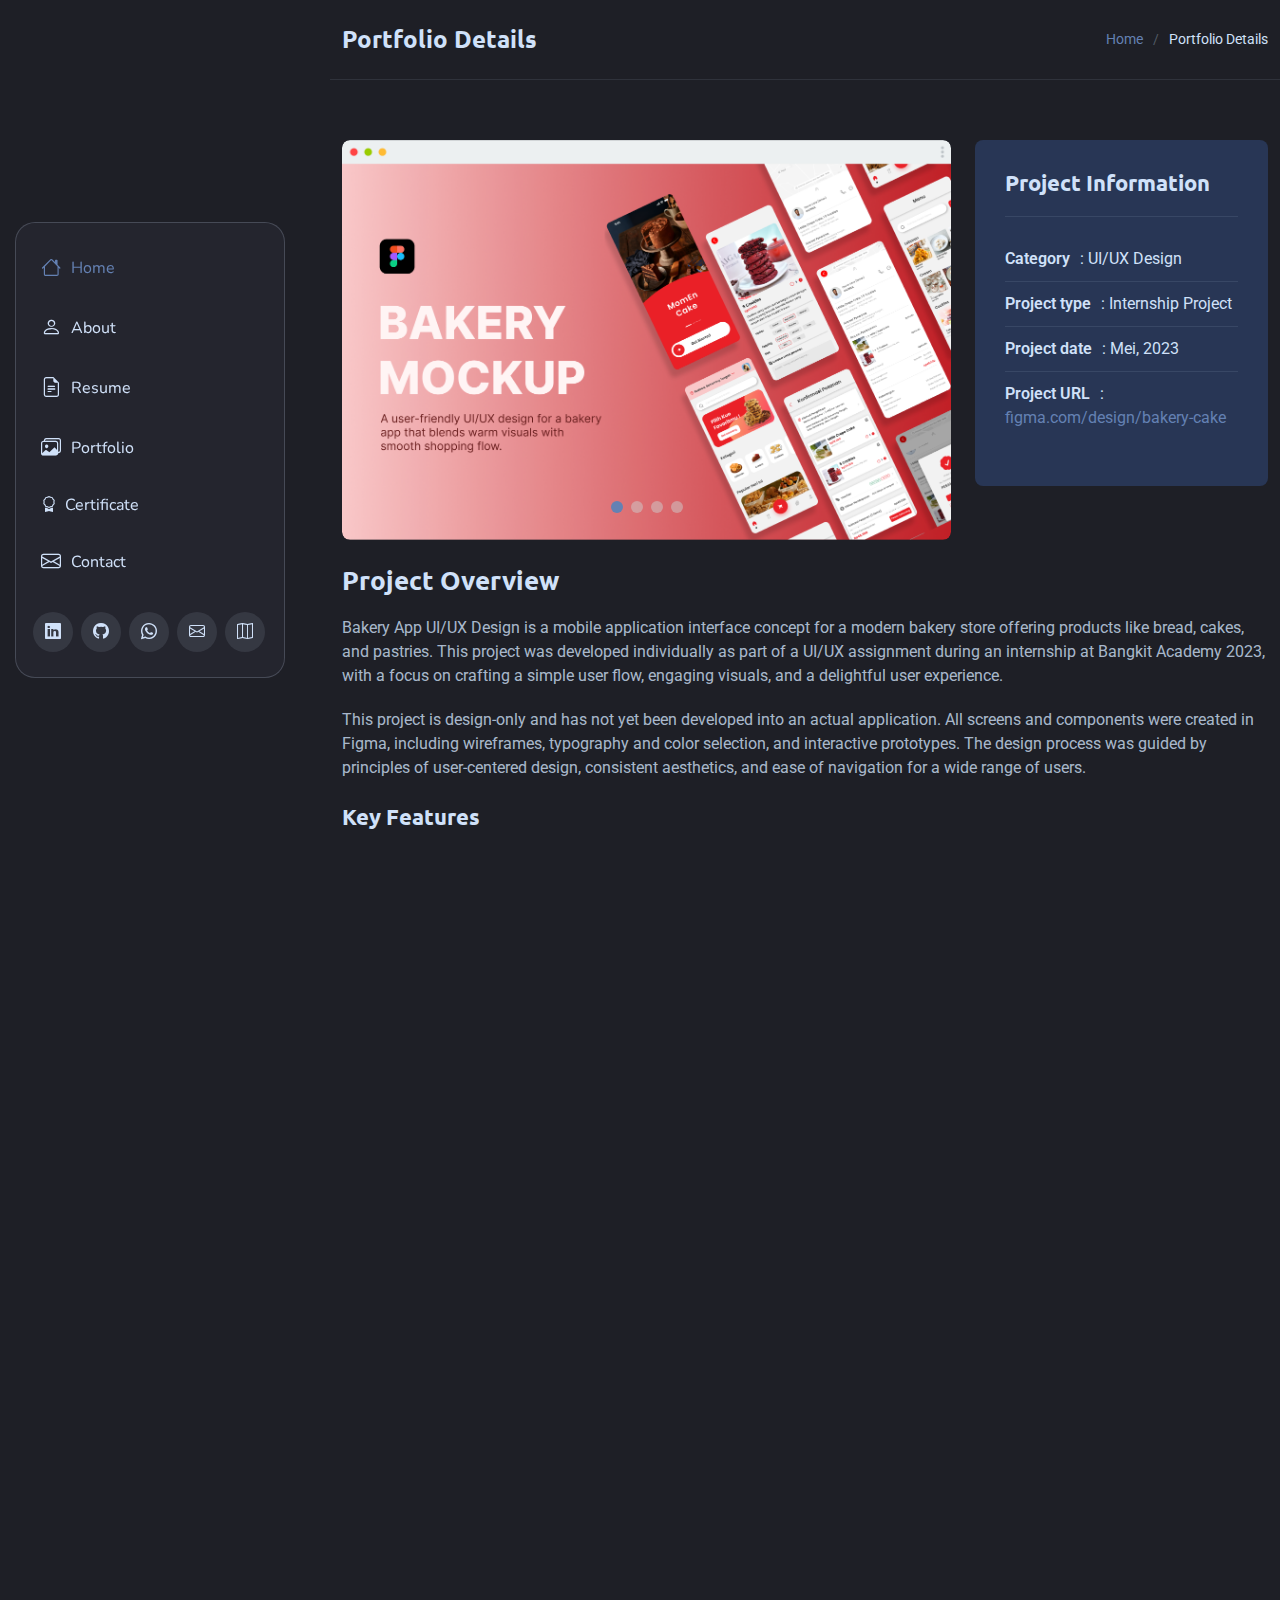
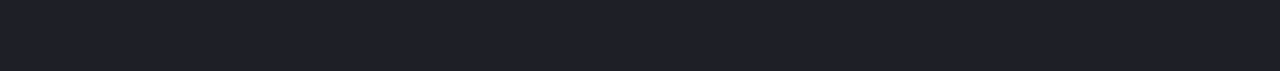
<file: portfolio-details-design1.html>
<!DOCTYPE html>
<html lang="en">

<head>
  <meta charset="utf-8">
  <meta content="width=device-width, initial-scale=1.0" name="viewport">
  <title>Portfolio Details - Design</title>
  <meta name="description" content="">
  <meta name="keywords" content="">

  <!-- Favicons -->
  <link href="assets/img/icon.png" rel="icon">

  <!-- Fonts -->
  <link href="https://fonts.googleapis.com" rel="preconnect">
  <link href="https://fonts.gstatic.com" rel="preconnect" crossorigin>
  <link href="https://fonts.googleapis.com/css2?family=Roboto:ital,wght@0,100;0,300;0,400;0,500;0,700;0,900;1,100;1,300;1,400;1,500;1,700;1,900&family=Ubuntu:ital,wght@0,300;0,400;0,500;0,700;1,300;1,400;1,500;1,700&family=Nunito:ital,wght@0,200;0,300;0,400;0,500;0,600;0,700;0,800;0,900;1,200;1,300;1,400;1,500;1,600;1,700;1,800;1,900&display=swap" rel="stylesheet">

  <!-- Vendor CSS Files -->
  <link href="assets/vendor/bootstrap/css/bootstrap.min.css" rel="stylesheet">
  <link href="assets/vendor/bootstrap-icons/bootstrap-icons.css" rel="stylesheet">
  <link href="assets/vendor/aos/aos.css" rel="stylesheet">
  <link href="assets/vendor/glightbox/css/glightbox.min.css" rel="stylesheet">
  <link href="assets/vendor/swiper/swiper-bundle.min.css" rel="stylesheet">

  <!-- Main CSS File -->
  <link href="assets/css/main.css" rel="stylesheet">
</head>

<body class="portfolio-details-page">

  <header id="header" class="header dark-background d-flex flex-column justify-content-center">
    <i class="header-toggle d-xl-none bi bi-list"></i>

    <div class="header-container d-flex flex-column align-items-start">
      <nav id="navmenu" class="navmenu">
        <ul>
          <li><a href="index.html#home" class="active"><i class="bi bi-house navicon"></i>Home</a></li>
          <li><a href="index.html#about"><i class="bi bi-person navicon"></i> About</a></li>
          <li><a href="index.html#resume"><i class="bi bi-file-earmark-text navicon"></i> Resume</a></li>
          <li><a href="index.html#portfolio"><i class="bi bi-images navicon"></i> Portfolio</a></li>
          <li><a href="index.html#certificate"><i class="bi bi-award me-2"></i> Certificate</a></li>
          <li><a href="index.html#contact"><i class="bi bi-envelope navicon"></i> Contact</a></li>
        </ul>
      </nav>

      <div class="social-links text-center">
        <a href="https://www.linkedin.com/in/tsaniyazhahiran" target="_blank" rel="noopener noreferrer" class="linkedin"><i class="bi bi-linkedin"></i></a>
        <a href="https://github.com/nnyyrraa" target="_blank" rel="noopener noreferrer" class="github"><i class="bi bi-github"></i></a>
        <a href="https://wa.me/628557673391" target="_blank" rel="noopener noreferrer" class="whatsapp"><i class="bi bi-whatsapp"></i></a>
        <a href="mailto:tsaniyazhahiran89@gmail.com" target="_blank" rel="noopener noreferrer" class="email"><i class="bi bi-envelope"></i></a>
        <a href="https://maps.app.goo.gl/7yL2ZGMU4eMcjypRA" target="_blank" rel="noopener noreferrer" class="google-maps"><i class="bi bi-map"></i></a>
      </div>
    </div>
  </header>

  <main class="main">

    <!-- Page Title -->
    <div class="page-title dark-background">
      <div class="container d-lg-flex justify-content-between align-items-center">
        <h1 class="mb-2 mb-lg-0">Portfolio Details</h1>
        <nav class="breadcrumbs">
          <ol>
            <li><a href="index.html">Home</a></li>
            <li class="current">Portfolio Details</li>
          </ol>
        </nav>
      </div>
    </div><!-- End Page Title -->

    <!-- Portfolio Details Section -->
    <section id="portfolio-details" class="portfolio-details section">

      <div class="container" data-aos="fade-up" data-aos-delay="100">

        <div class="row gy-4">

          <div class="col-lg-8">
            <div class="portfolio-details-slider swiper init-swiper">

              <script type="application/json" class="swiper-config">
                {
                  "loop": true,
                  "speed": 600,
                  "autoplay": {
                    "delay": 5000
                  },
                  "slidesPerView": "auto",
                  "pagination": {
                    "el": ".swiper-pagination",
                    "type": "bullets",
                    "clickable": true
                  }
                }
              </script>

              <div class="swiper-wrapper align-items-center">

                <div class="swiper-slide">
                  <img src="assets/img/portfolio/project-06.png" alt="Portfolio Image" class="img-fluid" loading="lazy">
                </div>

                <div class="swiper-slide">
                  <img src="assets/img/portfolio/portofolio-design-bakery1.png" alt="Portfolio Image" class="img-fluid" loading="lazy">
                </div>

                <div class="swiper-slide">
                  <img src="assets/img/portfolio/portofolio-design-bakery2.png" alt="Portfolio Image" class="img-fluid" loading="lazy">
                </div>

                <div class="swiper-slide">
                  <img src="assets/img/portfolio/portofolio-design-bakery3.png" alt="Portfolio Image" class="img-fluid" loading="lazy">
                </div>

              </div>
              <div class="swiper-pagination"></div>
            </div>
          </div>

          <div class="col-lg-4">
            <div class="portfolio-info" data-aos="fade-left" data-aos-delay="200">
              <h3>Project Information</h3>
              <ul>
                <li><strong>Category</strong>: UI/UX Design</li>
                <li><strong>Project type</strong>: Internship Project</li>
                <li><strong>Project date</strong>: Mei, 2023</li>
                <li><strong>Project URL</strong>: <a href="https://www.figma.com/design/HjBdh3j2WwDwbFf7R0Fkk1/MomEn-Cake?node-id=206-173&t=NWWNbfY0ZZs0Cw08-1" target="_blank">figma.com/design/bakery-cake</a></li>
              </ul>
            </div>
          </div>

          <div class="col-lg-12">
            <div class="portfolio-description" data-aos="fade-up" data-aos-delay="300">
              <h2>Project Overview</h2>
              <p>
                Bakery App UI/UX Design is a mobile application interface concept for a modern bakery store offering products like bread, cakes, and pastries. This project was developed individually as part of a UI/UX assignment during an internship at Bangkit Academy 2023, with a focus on crafting a simple user flow, engaging visuals, and a delightful user experience.
              </p>
              <p>
                This project is design-only and has not yet been developed into an actual application. All screens and components were created in Figma, including wireframes, typography and color selection, and interactive prototypes. The design process was guided by principles of user-centered design, consistent aesthetics, and ease of navigation for a wide range of users.
              </p>

              <div class="features mt-4">
                <h3>Key Features</h3>
                <div class="row gy-3">
                  <div class="col-md-6">
                    <div class="feature-item" data-aos="fade-up" data-aos-delay="400">
                      <i class="bi bi-check-circle-fill"></i>
                      <h4>Visually Appealing Product Homepage</h4>
                      <p>The homepage displays a list of bakery products with high-quality images, prices, and categories, enabling users to browse and choose items easily</p>
                    </div>
                  </div>

                  <div class="col-md-6">
                    <div class="feature-item" data-aos="fade-up" data-aos-delay="500">
                      <i class="bi bi-shield-check"></i>
                      <h4>Detailed Product Page</h4>
                      <p>Each product has its own page featuring descriptions, ingredients, sizes, and a clear “Add to Cart” button for intuitive interaction</p>
                    </div>
                  </div>

                  <div class="col-md-6">
                    <div class="feature-item" data-aos="fade-up" data-aos-delay="600">
                      <i class="bi bi-graph-up"></i>
                      <h4>Search and Filter Functionality</h4>
                      <p>Users can search for products by name or category and filter them by price or popularity to find what they need quickly</p>
                    </div>
                  </div>

                  <div class="col-md-6">
                    <div class="feature-item" data-aos="fade-up" data-aos-delay="700">
                      <i class="bi bi-gear"></i>
                      <h4>Streamlined Checkout Design</h4>
                      <p>The checkout process is kept simple and straightforward to ensure a smooth and efficient shopping experience from cart to confirmation</p>
                    </div>
                  </div>

                  <div class="col-md-6">
                    <div class="feature-item" data-aos="fade-up" data-aos-delay="700">
                      <i class="bi bi-gear"></i>
                      <h4>Individually Designed UI</h4>
                      <p>The entire design was completed independently using Figma, covering all stages from early wireframing to high-fidelity interactive prototypes, as part of an individual project assignment at Bangkit Academy</p>
                    </div>
                  </div>
                </div>
              </div>
            </div>
          </div>

        </div>

      </div>

    </section><!-- /Portfolio Details Section -->

  </main>

  <!-- Scroll Top -->
  <a href="#" id="scroll-top" class="scroll-top d-flex align-items-center justify-content-center"><i class="bi bi-arrow-up-short"></i></a>

  <!-- Preloader -->
  <div id="preloader"></div>

  <!-- Vendor JS Files -->
  <script src="assets/vendor/bootstrap/js/bootstrap.bundle.min.js"></script>
  <script src="assets/vendor/aos/aos.js"></script>
  <script src="assets/vendor/typed.js/typed.umd.js"></script>
  <script src="assets/vendor/purecounter/purecounter_vanilla.js"></script>
  <script src="assets/vendor/waypoints/noframework.waypoints.js"></script>
  <script src="assets/vendor/isotope-layout/isotope.pkgd.min.js"></script>
  <script src="assets/vendor/imagesloaded/imagesloaded.pkgd.min.js"></script>
  <script src="assets/vendor/glightbox/js/glightbox.min.js"></script>
  <script src="assets/vendor/swiper/swiper-bundle.min.js"></script>

  <!-- Main JS File -->
  <script src="assets/js/main.js"></script>
</body>
</html>
</file>
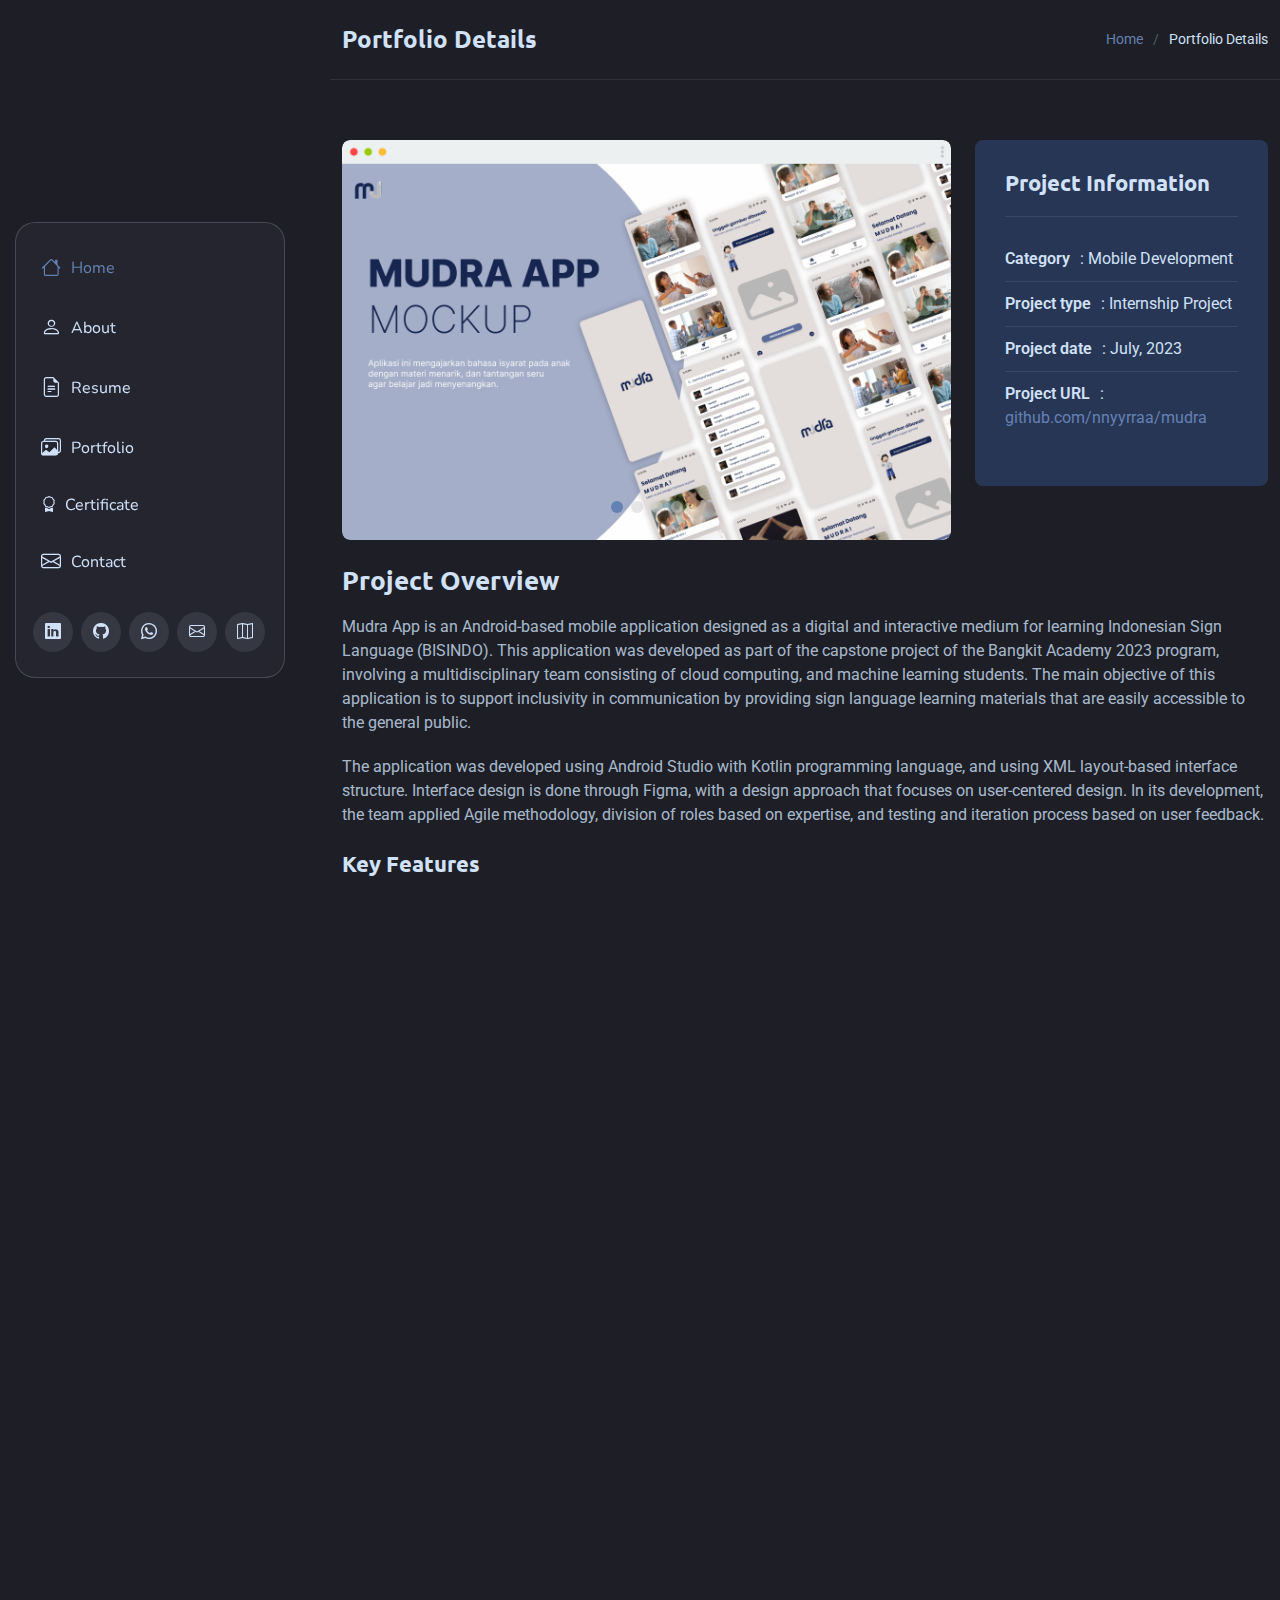
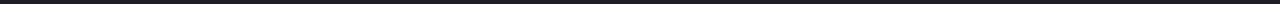
<file: portfolio-details-mobile1.html>
<!DOCTYPE html>
<html lang="en">

<head>
  <meta charset="utf-8">
  <meta content="width=device-width, initial-scale=1.0" name="viewport">
  <title>Portfolio Details - Mobile</title>
  <meta name="description" content="">
  <meta name="keywords" content="">

  <!-- Favicons -->
  <link href="assets/img/icon.png" rel="icon">

  <!-- Fonts -->
  <link href="https://fonts.googleapis.com" rel="preconnect">
  <link href="https://fonts.gstatic.com" rel="preconnect" crossorigin>
  <link href="https://fonts.googleapis.com/css2?family=Roboto:ital,wght@0,100;0,300;0,400;0,500;0,700;0,900;1,100;1,300;1,400;1,500;1,700;1,900&family=Ubuntu:ital,wght@0,300;0,400;0,500;0,700;1,300;1,400;1,500;1,700&family=Nunito:ital,wght@0,200;0,300;0,400;0,500;0,600;0,700;0,800;0,900;1,200;1,300;1,400;1,500;1,600;1,700;1,800;1,900&display=swap" rel="stylesheet">

  <!-- Vendor CSS Files -->
  <link href="assets/vendor/bootstrap/css/bootstrap.min.css" rel="stylesheet">
  <link href="assets/vendor/bootstrap-icons/bootstrap-icons.css" rel="stylesheet">
  <link href="assets/vendor/aos/aos.css" rel="stylesheet">
  <link href="assets/vendor/glightbox/css/glightbox.min.css" rel="stylesheet">
  <link href="assets/vendor/swiper/swiper-bundle.min.css" rel="stylesheet">

  <!-- Main CSS File -->
  <link href="assets/css/main.css" rel="stylesheet">
</head>

<body class="portfolio-details-page">

  <header id="header" class="header dark-background d-flex flex-column justify-content-center">
    <i class="header-toggle d-xl-none bi bi-list"></i>

    <div class="header-container d-flex flex-column align-items-start">
      <nav id="navmenu" class="navmenu">
        <ul>
          <li><a href="index.html#home" class="active"><i class="bi bi-house navicon"></i>Home</a></li>
          <li><a href="index.html#about"><i class="bi bi-person navicon"></i> About</a></li>
          <li><a href="index.html#resume"><i class="bi bi-file-earmark-text navicon"></i> Resume</a></li>
          <li><a href="index.html#portfolio"><i class="bi bi-images navicon"></i> Portfolio</a></li>
          <li><a href="index.html#certificate"><i class="bi bi-award me-2"></i> Certificate</a></li>
          <li><a href="index.html#contact"><i class="bi bi-envelope navicon"></i> Contact</a></li>
        </ul>
      </nav>

      <div class="social-links text-center">
        <a href="https://www.linkedin.com/in/tsaniyazhahiran" target="_blank" rel="noopener noreferrer" class="linkedin"><i class="bi bi-linkedin"></i></a>
        <a href="https://github.com/nnyyrraa" target="_blank" rel="noopener noreferrer" class="github"><i class="bi bi-github"></i></a>
        <a href="https://wa.me/628557673391" target="_blank" rel="noopener noreferrer" class="whatsapp"><i class="bi bi-whatsapp"></i></a>
        <a href="mailto:tsaniyazhahiran89@gmail.com" target="_blank" rel="noopener noreferrer" class="email"><i class="bi bi-envelope"></i></a>
        <a href="https://maps.app.goo.gl/7yL2ZGMU4eMcjypRA" target="_blank" rel="noopener noreferrer" class="google-maps"><i class="bi bi-map"></i></a>
      </div>
    </div>
  </header>

  <main class="main">

    <!-- Page Title -->
    <div class="page-title dark-background">
      <div class="container d-lg-flex justify-content-between align-items-center">
        <h1 class="mb-2 mb-lg-0">Portfolio Details</h1>
        <nav class="breadcrumbs">
          <ol>
            <li><a href="index.html">Home</a></li>
            <li class="current">Portfolio Details</li>
          </ol>
        </nav>
      </div>
    </div><!-- End Page Title -->

    <!-- Portfolio Details Section -->
    <section id="portfolio-details" class="portfolio-details section">

      <div class="container" data-aos="fade-up" data-aos-delay="100">

        <div class="row gy-4">

          <div class="col-lg-8">
            <div class="portfolio-details-slider swiper init-swiper">

              <script type="application/json" class="swiper-config">
                {
                  "loop": true,
                  "speed": 600,
                  "autoplay": {
                    "delay": 5000
                  },
                  "slidesPerView": "auto",
                  "pagination": {
                    "el": ".swiper-pagination",
                    "type": "bullets",
                    "clickable": true
                  }
                }
              </script>

              <div class="swiper-wrapper align-items-center">

                <div class="swiper-slide">
                  <img src="assets/img/portfolio/project-04.png" alt="Portfolio Image" class="img-fluid" loading="lazy">
                </div>

                <div class="swiper-slide">
                  <img src="assets/img/portfolio/portofolio-mobile-mudra2.png" alt="Portfolio Image" class="img-fluid" loading="lazy">
                </div>

                <div class="swiper-slide">
                  <img src="assets/img/portfolio/portofolio-mobile-mudra3.png" alt="Portfolio Image" class="img-fluid" loading="lazy">
                </div>

                <div class="swiper-slide">
                  <img src="assets/img/portfolio/portofolio-mobile-mudra4.png" alt="Portfolio Image" class="img-fluid" loading="lazy">
                </div>

              </div>
              <div class="swiper-pagination"></div>
            </div>
          </div>

          <div class="col-lg-4">
            <div class="portfolio-info" data-aos="fade-left" data-aos-delay="200">
              <h3>Project Information</h3>
              <ul>
                <li><strong>Category</strong>: Mobile Development</li>
                <li><strong>Project type</strong>: Internship Project</li>
                <li><strong>Project date</strong>: July, 2023</li>
                <li><strong>Project URL</strong>: <a href="https://github.com/faishalshidqi/mudra.git" target="_blank">github.com/nnyyrraa/mudra</a></li>
              </ul>
            </div>
          </div>

          <div class="col-lg-12">
            <div class="portfolio-description" data-aos="fade-up" data-aos-delay="300">
              <h2>Project Overview</h2>
              <p>
                Mudra App is an Android-based mobile application designed as a digital and interactive medium for learning Indonesian Sign Language (BISINDO). This application was developed as part of the capstone project of the Bangkit Academy 2023 program, involving a multidisciplinary team consisting of cloud computing, and machine learning students. The main objective of this application is to support inclusivity in communication by providing sign language learning materials that are easily accessible to the general public.
              </p>
              <p>
                The application was developed using Android Studio with Kotlin programming language, and using XML layout-based interface structure. Interface design is done through Figma, with a design approach that focuses on user-centered design. In its development, the team applied Agile methodology, division of roles based on expertise, and testing and iteration process based on user feedback.
              </p>

              <div class="features mt-4">
                <h3>Key Features</h3>
                <div class="row gy-3">
                  <div class="col-md-6">
                    <div class="feature-item" data-aos="fade-up" data-aos-delay="400">
                      <i class="bi bi-check-circle-fill"></i>
                      <h4>Sign Language Learning Module</h4>
                      <p>The app offers a dedicated section that presents Indonesian sign language materials in the form of images and text descriptions. Users can learn the alphabet, basic vocabulary, and common expressions in stages. The content is designed to be beginner-friendly and easily understood by the general public</p>
                    </div>
                  </div>

                  <div class="col-md-6">
                    <div class="feature-item" data-aos="fade-up" data-aos-delay="500">
                      <i class="bi bi-shield-check"></i>
                      <h4>Interactive Quiz Feature</h4>
                      <p>This feature allows users to test their understanding of the material they have learned. The quiz is in the form of uploading hand drawings that are directly related to the movement or meaning of the sign language that has been displayed previously</p>
                    </div>
                  </div>

                  <div class="col-md-6">
                    <div class="feature-item" data-aos="fade-up" data-aos-delay="600">
                      <i class="bi bi-graph-up"></i>
                      <h4>User-Friendly Interface Design</h4>
                      <p>The UI was designed in Figma with a minimalist, accessible layout. Typography, color scheme, and visual hierarchy were carefully chosen to create a comfortable and inclusive user experience for all age groups</p>
                    </div>
                  </div>

                  <div class="col-md-6">
                    <div class="feature-item" data-aos="fade-up" data-aos-delay="700">
                      <i class="bi bi-gear"></i>
                      <h4>Collaborative Development with Agile Approach</h4>
                      <p>This app was developed by a multidisciplinary team as part of a Bangkit Capstone Project. Using the Agile methodology, the team worked in weekly sprints, dividing roles into developers, designers, and business leads, with regular progress evaluations and feedback implementation</p>
                    </div>
                  </div>
                </div>
              </div>
            </div>
          </div>

        </div>

      </div>

    </section><!-- /Portfolio Details Section -->

  </main>

  <!-- Scroll Top -->
  <a href="#" id="scroll-top" class="scroll-top d-flex align-items-center justify-content-center"><i class="bi bi-arrow-up-short"></i></a>

  <!-- Preloader -->
  <div id="preloader"></div>

  <!-- Vendor JS Files -->
  <script src="assets/vendor/bootstrap/js/bootstrap.bundle.min.js"></script>
  <script src="assets/vendor/aos/aos.js"></script>
  <script src="assets/vendor/typed.js/typed.umd.js"></script>
  <script src="assets/vendor/purecounter/purecounter_vanilla.js"></script>
  <script src="assets/vendor/waypoints/noframework.waypoints.js"></script>
  <script src="assets/vendor/isotope-layout/isotope.pkgd.min.js"></script>
  <script src="assets/vendor/imagesloaded/imagesloaded.pkgd.min.js"></script>
  <script src="assets/vendor/glightbox/js/glightbox.min.js"></script>
  <script src="assets/vendor/swiper/swiper-bundle.min.js"></script>

  <!-- Main JS File -->
  <script src="assets/js/main.js"></script>
</body>
</html>
</file>
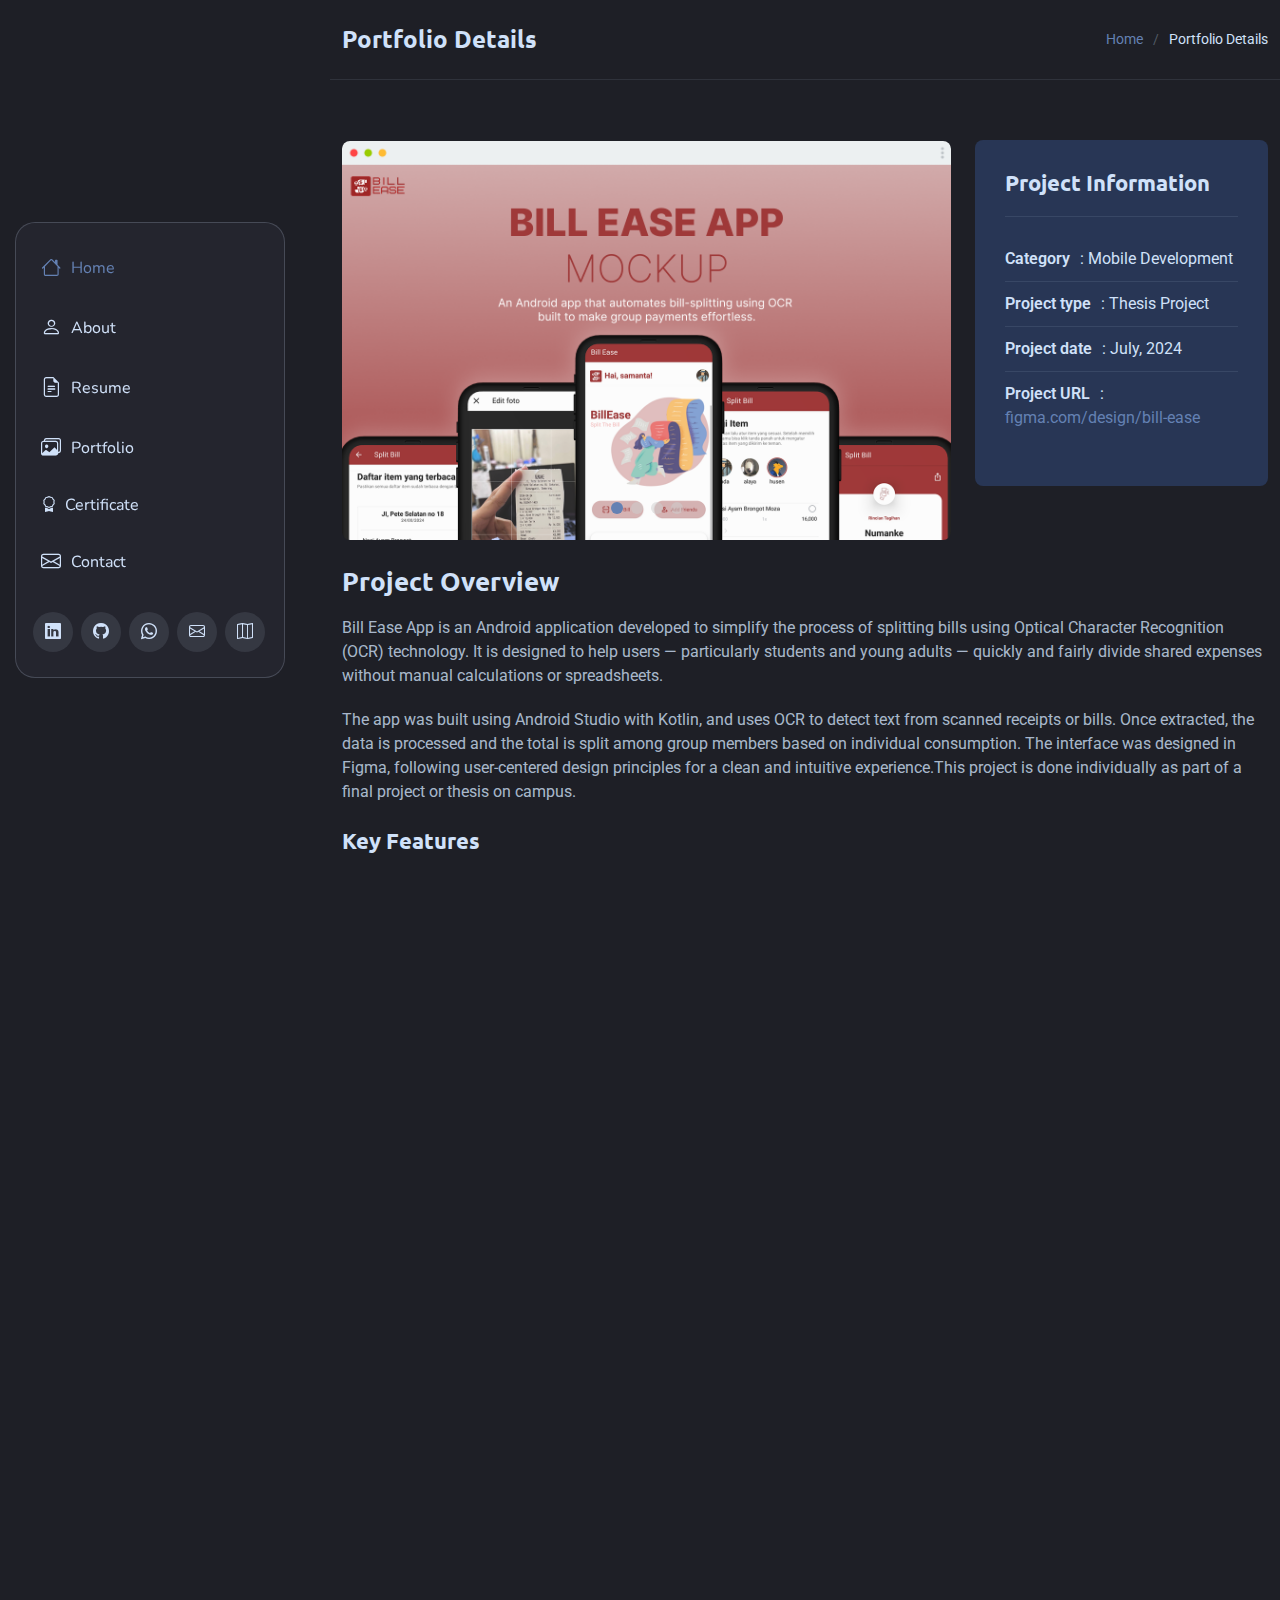
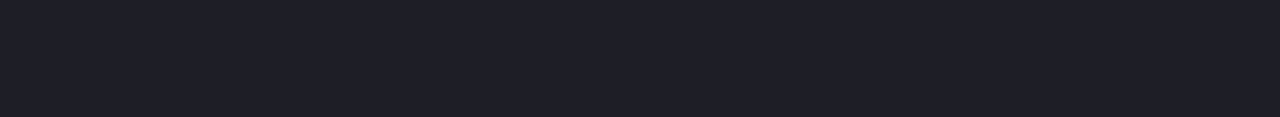
<file: portfolio-details-mobile2.html>
<!DOCTYPE html>
<html lang="en">

<head>
  <meta charset="utf-8">
  <meta content="width=device-width, initial-scale=1.0" name="viewport">
  <title>Portfolio Details - Mobile</title>
  <meta name="description" content="">
  <meta name="keywords" content="">

  <!-- Favicons -->
  <link href="assets/img/icon.png" rel="icon">

  <!-- Fonts -->
  <link href="https://fonts.googleapis.com" rel="preconnect">
  <link href="https://fonts.gstatic.com" rel="preconnect" crossorigin>
  <link href="https://fonts.googleapis.com/css2?family=Roboto:ital,wght@0,100;0,300;0,400;0,500;0,700;0,900;1,100;1,300;1,400;1,500;1,700;1,900&family=Ubuntu:ital,wght@0,300;0,400;0,500;0,700;1,300;1,400;1,500;1,700&family=Nunito:ital,wght@0,200;0,300;0,400;0,500;0,600;0,700;0,800;0,900;1,200;1,300;1,400;1,500;1,600;1,700;1,800;1,900&display=swap" rel="stylesheet">

  <!-- Vendor CSS Files -->
  <link href="assets/vendor/bootstrap/css/bootstrap.min.css" rel="stylesheet">
  <link href="assets/vendor/bootstrap-icons/bootstrap-icons.css" rel="stylesheet">
  <link href="assets/vendor/aos/aos.css" rel="stylesheet">
  <link href="assets/vendor/glightbox/css/glightbox.min.css" rel="stylesheet">
  <link href="assets/vendor/swiper/swiper-bundle.min.css" rel="stylesheet">

  <!-- Main CSS File -->
  <link href="assets/css/main.css" rel="stylesheet">
</head>

<body class="portfolio-details-page">

  <header id="header" class="header dark-background d-flex flex-column justify-content-center">
    <i class="header-toggle d-xl-none bi bi-list"></i>

    <div class="header-container d-flex flex-column align-items-start">
      <nav id="navmenu" class="navmenu">
        <ul>
          <li><a href="index.html#home" class="active"><i class="bi bi-house navicon"></i>Home</a></li>
          <li><a href="index.html#about"><i class="bi bi-person navicon"></i> About</a></li>
          <li><a href="index.html#resume"><i class="bi bi-file-earmark-text navicon"></i> Resume</a></li>
          <li><a href="index.html#portfolio"><i class="bi bi-images navicon"></i> Portfolio</a></li>
          <li><a href="index.html#certificate"><i class="bi bi-award me-2"></i> Certificate</a></li>
          <li><a href="index.html#contact"><i class="bi bi-envelope navicon"></i> Contact</a></li>
        </ul>
      </nav>

      <div class="social-links text-center">
        <a href="https://www.linkedin.com/in/tsaniyazhahiran" target="_blank" rel="noopener noreferrer" class="linkedin"><i class="bi bi-linkedin"></i></a>
        <a href="https://github.com/nnyyrraa" target="_blank" rel="noopener noreferrer" class="github"><i class="bi bi-github"></i></a>
        <a href="https://wa.me/628557673391" target="_blank" rel="noopener noreferrer" class="whatsapp"><i class="bi bi-whatsapp"></i></a>
        <a href="mailto:tsaniyazhahiran89@gmail.com" target="_blank" rel="noopener noreferrer" class="email"><i class="bi bi-envelope"></i></a>
        <a href="https://maps.app.goo.gl/7yL2ZGMU4eMcjypRA" target="_blank" rel="noopener noreferrer" class="google-maps"><i class="bi bi-map"></i></a>
      </div>
    </div>
  </header>

  <main class="main">

    <!-- Page Title -->
    <div class="page-title dark-background">
      <div class="container d-lg-flex justify-content-between align-items-center">
        <h1 class="mb-2 mb-lg-0">Portfolio Details</h1>
        <nav class="breadcrumbs">
          <ol>
            <li><a href="index.html">Home</a></li>
            <li class="current">Portfolio Details</li>
          </ol>
        </nav>
      </div>
    </div><!-- End Page Title -->

    <!-- Portfolio Details Section -->
    <section id="portfolio-details" class="portfolio-details section">

      <div class="container" data-aos="fade-up" data-aos-delay="100">

        <div class="row gy-4">

          <div class="col-lg-8">
            <div class="portfolio-details-slider swiper init-swiper">

              <script type="application/json" class="swiper-config">
                {
                  "loop": true,
                  "speed": 600,
                  "autoplay": {
                    "delay": 5000
                  },
                  "slidesPerView": "auto",
                  "pagination": {
                    "el": ".swiper-pagination",
                    "type": "bullets",
                    "clickable": true
                  }
                }
              </script>

              <div class="swiper-wrapper align-items-center">

                <div class="swiper-slide">
                  <img src="assets/img/portfolio/project-05.png" alt="Portfolio Image" class="img-fluid" loading="lazy">
                </div>

                <div class="swiper-slide">
                  <img src="assets/img/portfolio/portofolio-mobile-bill2.png" alt="Portfolio Image" class="img-fluid" loading="lazy">
                </div>

                <div class="swiper-slide">
                  <img src="assets/img/portfolio/portofolio-mobile-bill3.png" alt="Portfolio Image" class="img-fluid" loading="lazy">
                </div>

                <div class="swiper-slide">
                  <img src="assets/img/portfolio/portofolio-mobile-bill4.png" alt="Portfolio Image" class="img-fluid" loading="lazy">
                </div>

              </div>
              <div class="swiper-pagination"></div>
            </div>
          </div>

          <div class="col-lg-4">
            <div class="portfolio-info" data-aos="fade-left" data-aos-delay="200">
              <h3>Project Information</h3>
              <ul>
                <li><strong>Category</strong>: Mobile Development</li>
                <li><strong>Project type</strong>: Thesis Project</li>
                <li><strong>Project date</strong>: July, 2024</li>
                <li><strong>Project URL</strong>: <a href="https://www.figma.com/design/qeq94EyFaHPhSeURFwiBsd/Bill-Ease-App?node-id=507-642&t=8xSBtUlAKD5Fqmv1-1" target="_blank">figma.com/design/bill-ease</a></li>
              </ul>
            </div>
          </div>

          <div class="col-lg-12">
            <div class="portfolio-description" data-aos="fade-up" data-aos-delay="300">
              <h2>Project Overview</h2>
              <p>
                Bill Ease App is an Android application developed to simplify the process of splitting bills using Optical Character Recognition (OCR) technology. It is designed to help users — particularly students and young adults — quickly and fairly divide shared expenses without manual calculations or spreadsheets.
              </p>
              <p>
                The app was built using Android Studio with Kotlin, and uses OCR to detect text from scanned receipts or bills. Once extracted, the data is processed and the total is split among group members based on individual consumption. The interface was designed in Figma, following user-centered design principles for a clean and intuitive experience.This project is done individually as part of a final project or thesis on campus.
              </p>

              <div class="features mt-4">
                <h3>Key Features</h3>
                <div class="row gy-3">
                  <div class="col-md-6">
                    <div class="feature-item" data-aos="fade-up" data-aos-delay="400">
                      <i class="bi bi-check-circle-fill"></i>
                      <h4>Scan Receipts with OCR</h4>
                      <p>Users can take a photo or upload a bill, and the system will automatically read and extract the text using OCR technology</p>
                    </div>
                  </div>

                  <div class="col-md-6">
                    <div class="feature-item" data-aos="fade-up" data-aos-delay="500">
                      <i class="bi bi-shield-check"></i>
                      <h4>Item & Price Extraction</h4>
                      <p>After text recognition, the app processes the bill and lists all items and prices in a structured format ready to be assigned to each user</p>
                    </div>
                  </div>

                  <div class="col-md-6">
                    <div class="feature-item" data-aos="fade-up" data-aos-delay="600">
                      <i class="bi bi-graph-up"></i>
                      <h4>Automatic Bill Splitting</h4>
                      <p>Users can assign who consumed which items, and the app will calculate how much each person owes based on individual consumption</p>
                    </div>
                  </div>

                  <div class="col-md-6">
                    <div class="feature-item" data-aos="fade-up" data-aos-delay="700">
                      <i class="bi bi-gear"></i>
                      <h4>User-Friendly Interface Design</h4>
                      <p>The UI was designed in Figma with a minimal and intuitive layout that supports fast navigation and ease of use</p>
                    </div>
                  </div>

                  <div class="col-md-6">
                    <div class="feature-item" data-aos="fade-up" data-aos-delay="700">
                      <i class="bi bi-gear"></i>
                      <h4>Independently Developed</h4>
                      <p>This application was independently developed, covering the full scope from user needs analysis, UI/UX design, implementation, to testing. It demonstrates the ability to solve real-world problems through a combination of technical and design skills</p>
                    </div>
                  </div>
                </div>
              </div>
            </div>
          </div>

        </div>

      </div>

    </section><!-- /Portfolio Details Section -->

  </main>

  <!-- Scroll Top -->
  <a href="#" id="scroll-top" class="scroll-top d-flex align-items-center justify-content-center"><i class="bi bi-arrow-up-short"></i></a>

  <!-- Preloader -->
  <div id="preloader"></div>

  <!-- Vendor JS Files -->
  <script src="assets/vendor/bootstrap/js/bootstrap.bundle.min.js"></script>
  <script src="assets/vendor/aos/aos.js"></script>
  <script src="assets/vendor/typed.js/typed.umd.js"></script>
  <script src="assets/vendor/purecounter/purecounter_vanilla.js"></script>
  <script src="assets/vendor/waypoints/noframework.waypoints.js"></script>
  <script src="assets/vendor/isotope-layout/isotope.pkgd.min.js"></script>
  <script src="assets/vendor/imagesloaded/imagesloaded.pkgd.min.js"></script>
  <script src="assets/vendor/glightbox/js/glightbox.min.js"></script>
  <script src="assets/vendor/swiper/swiper-bundle.min.js"></script>

  <!-- Main JS File -->
  <script src="assets/js/main.js"></script>
</body>
</html>
</file>
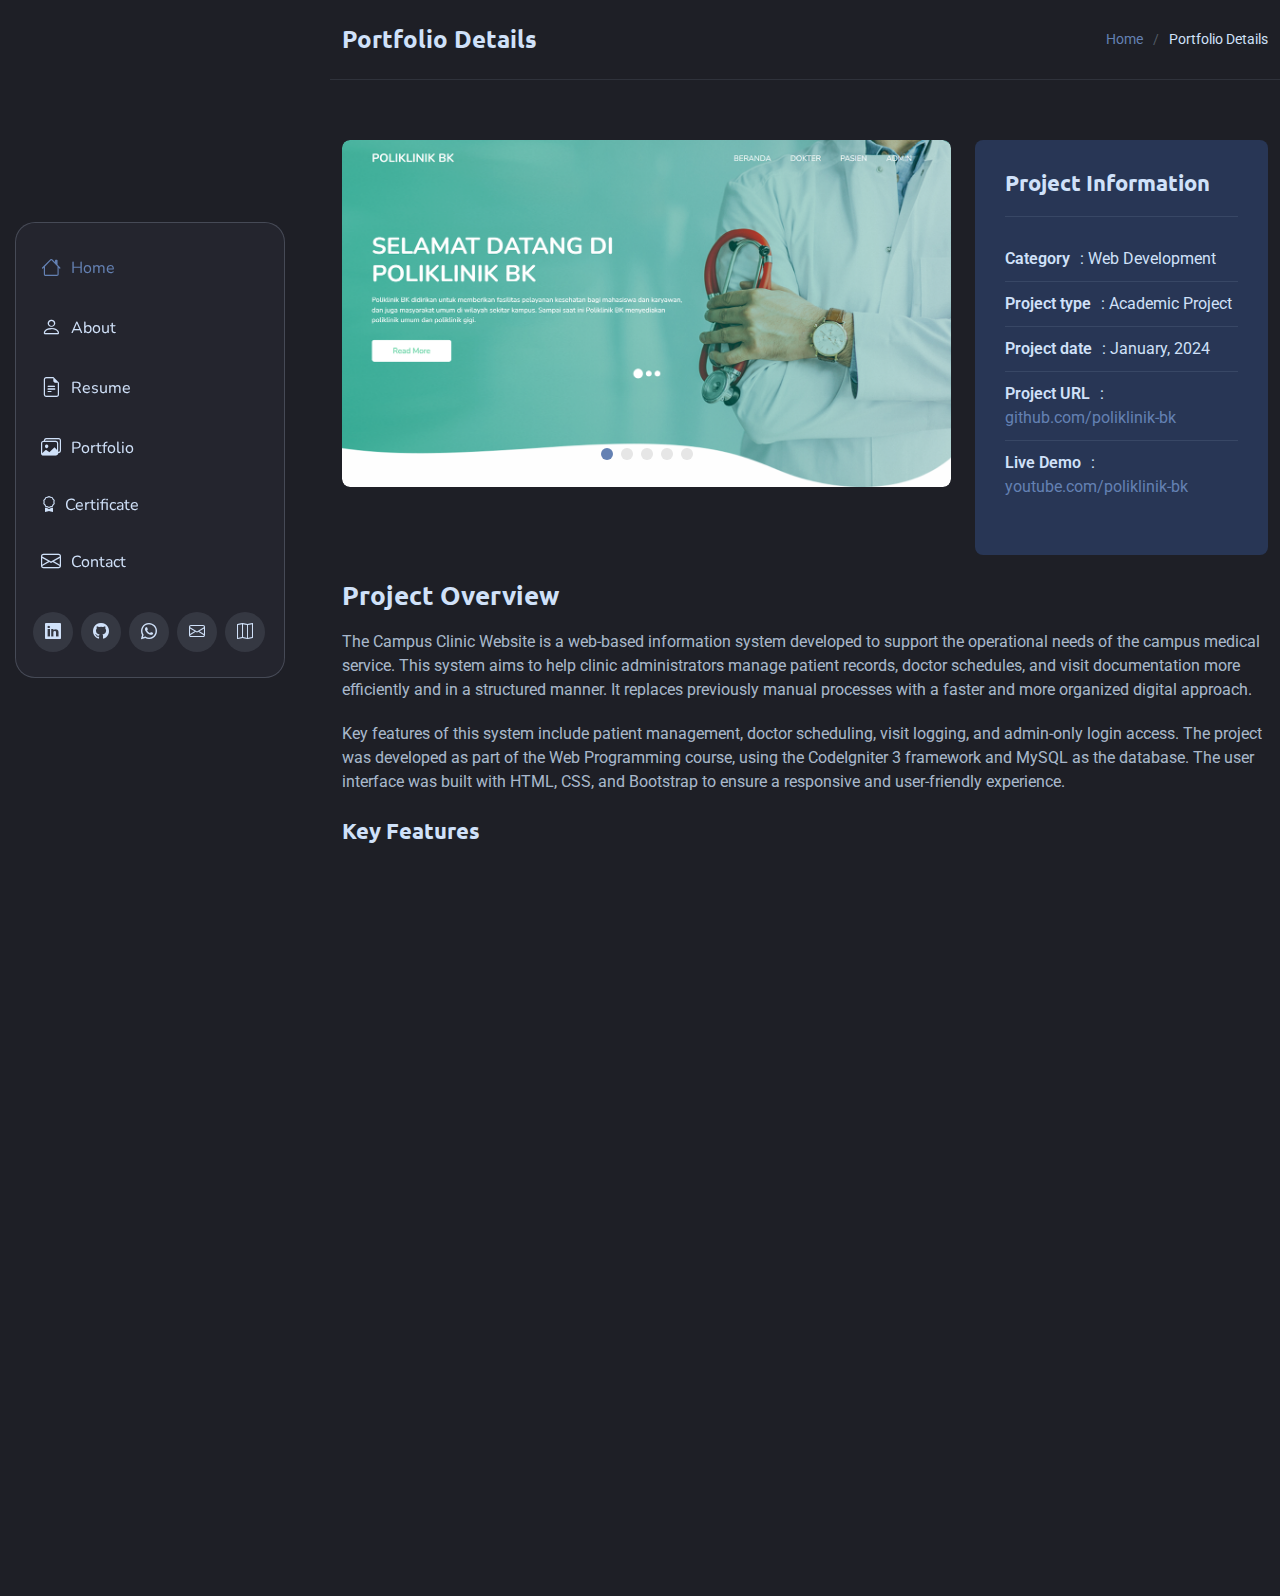
<file: portfolio-details-web1.html>
<!DOCTYPE html>
<html lang="en">

<head>
  <meta charset="utf-8">
  <meta content="width=device-width, initial-scale=1.0" name="viewport">
  <title>Portfolio Details - Website</title>
  <meta name="description" content="">
  <meta name="keywords" content="">

  <!-- Favicons -->
  <link href="assets/img/icon.png" rel="icon">

  <!-- Fonts -->
  <link href="https://fonts.googleapis.com" rel="preconnect">
  <link href="https://fonts.gstatic.com" rel="preconnect" crossorigin>
  <link href="https://fonts.googleapis.com/css2?family=Roboto:ital,wght@0,100;0,300;0,400;0,500;0,700;0,900;1,100;1,300;1,400;1,500;1,700;1,900&family=Ubuntu:ital,wght@0,300;0,400;0,500;0,700;1,300;1,400;1,500;1,700&family=Nunito:ital,wght@0,200;0,300;0,400;0,500;0,600;0,700;0,800;0,900;1,200;1,300;1,400;1,500;1,600;1,700;1,800;1,900&display=swap" rel="stylesheet">

  <!-- Vendor CSS Files -->
  <link href="assets/vendor/bootstrap/css/bootstrap.min.css" rel="stylesheet">
  <link href="assets/vendor/bootstrap-icons/bootstrap-icons.css" rel="stylesheet">
  <link href="assets/vendor/aos/aos.css" rel="stylesheet">
  <link href="assets/vendor/glightbox/css/glightbox.min.css" rel="stylesheet">
  <link href="assets/vendor/swiper/swiper-bundle.min.css" rel="stylesheet">

  <!-- Main CSS File -->
  <link href="assets/css/main.css" rel="stylesheet">
</head>

<body class="portfolio-details-page">

  <header id="header" class="header dark-background d-flex flex-column justify-content-center">
    <i class="header-toggle d-xl-none bi bi-list"></i>

    <div class="header-container d-flex flex-column align-items-start">
      <nav id="navmenu" class="navmenu">
        <ul>
          <li><a href="index.html#home" class="active"><i class="bi bi-house navicon"></i>Home</a></li>
          <li><a href="index.html#about"><i class="bi bi-person navicon"></i> About</a></li>
          <li><a href="index.html#resume"><i class="bi bi-file-earmark-text navicon"></i> Resume</a></li>
          <li><a href="index.html#portfolio"><i class="bi bi-images navicon"></i> Portfolio</a></li>
          <li><a href="index.html#certificate"><i class="bi bi-award me-2"></i> Certificate</a></li>
          <li><a href="index.html#contact"><i class="bi bi-envelope navicon"></i> Contact</a></li>
        </ul>
      </nav>

      <div class="social-links text-center">
        <a href="https://www.linkedin.com/in/tsaniyazhahiran" target="_blank" rel="noopener noreferrer" class="linkedin"><i class="bi bi-linkedin"></i></a>
        <a href="https://github.com/nnyyrraa" target="_blank" rel="noopener noreferrer" class="github"><i class="bi bi-github"></i></a>
        <a href="https://wa.me/628557673391" target="_blank" rel="noopener noreferrer" class="whatsapp"><i class="bi bi-whatsapp"></i></a>
        <a href="mailto:tsaniyazhahiran89@gmail.com" target="_blank" rel="noopener noreferrer" class="email"><i class="bi bi-envelope"></i></a>
        <a href="https://maps.app.goo.gl/7yL2ZGMU4eMcjypRA" target="_blank" rel="noopener noreferrer" class="google-maps"><i class="bi bi-map"></i></a>
      </div>
    </div>
  </header>

  <main class="main">

    <!-- Page Title -->
    <div class="page-title dark-background">
      <div class="container d-lg-flex justify-content-between align-items-center">
        <h1 class="mb-2 mb-lg-0">Portfolio Details</h1>
        <nav class="breadcrumbs">
          <ol>
            <li><a href="index.html">Home</a></li>
            <li class="current">Portfolio Details</li>
          </ol>
        </nav>
      </div>
    </div><!-- End Page Title -->

    <!-- Portfolio Details Section -->
    <section id="portfolio-details" class="portfolio-details section">

      <div class="container" data-aos="fade-up" data-aos-delay="100">

        <div class="row gy-4">

          <div class="col-lg-8">
            <div class="portfolio-details-slider swiper init-swiper">

              <script type="application/json" class="swiper-config">
                {
                  "loop": true,
                  "speed": 600,
                  "autoplay": {
                    "delay": 5000
                  },
                  "slidesPerView": "auto",
                  "pagination": {
                    "el": ".swiper-pagination",
                    "type": "bullets",
                    "clickable": true
                  }
                }
              </script>

              <div class="swiper-wrapper align-items-center">

                <div class="swiper-slide">
                  <img src="assets/img/portfolio/portofolio-web-poli1.png" alt="Portfolio Image" class="img-fluid" loading="lazy">
                </div>

                <div class="swiper-slide">
                  <img src="assets/img/portfolio/portofolio-web-poli2.png" alt="Portfolio Image" class="img-fluid" loading="lazy">
                </div>

                <div class="swiper-slide">
                  <img src="assets/img/portfolio/portofolio-web-poli3.png" alt="Portfolio Image" class="img-fluid" loading="lazy">
                </div>

                <div class="swiper-slide">
                  <img src="assets/img/portfolio/portofolio-web-poli4.png" alt="Portfolio Image" class="img-fluid" loading="lazy">
                </div>

                <div class="swiper-slide">
                  <img src="assets/img/portfolio/portofolio-web-poli5.png" alt="Portfolio Image" class="img-fluid" loading="lazy">
                </div>

              </div>
              <div class="swiper-pagination"></div>
            </div>
          </div>

          <div class="col-lg-4">
            <div class="portfolio-info" data-aos="fade-left" data-aos-delay="200">
              <h3>Project Information</h3>
              <ul>
                <li><strong>Category</strong>: Web Development</li>
                <li><strong>Project type</strong>: Academic Project</li>
                <li><strong>Project date</strong>: January, 2024</li>
                <li><strong>Project URL</strong>: <a href="https://github.com/nnyyrraa/poliklinik-bk.git" target="_blank">github.com/poliklinik-bk</a></li>
                <li><strong>Live Demo</strong>: <a href="https://youtu.be/Ve5zR_bV8n4?si=LmtefKicKR71fxHs" target="_blank">youtube.com/poliklinik-bk</a></li>
              </ul>
            </div>
          </div>

          <div class="col-lg-12">
            <div class="portfolio-description" data-aos="fade-up" data-aos-delay="300">
              <h2>Project Overview</h2>
              <p>
                The Campus Clinic Website is a web-based information system developed to support the operational needs of the campus medical service. This system aims to help clinic administrators manage patient records, doctor schedules, and visit documentation more efficiently and in a structured manner. It replaces previously manual processes with a faster and more organized digital approach.
              </p>
              <p>
                Key features of this system include patient management, doctor scheduling, visit logging, and admin-only login access. The project was developed as part of the Web Programming course, using the CodeIgniter 3 framework and MySQL as the database. The user interface was built with HTML, CSS, and Bootstrap to ensure a responsive and user-friendly experience.
              </p>

              <div class="features mt-4">
                <h3>Key Features</h3>
                <div class="row gy-3">
                  <div class="col-md-6">
                    <div class="feature-item" data-aos="fade-up" data-aos-delay="400">
                      <i class="bi bi-check-circle-fill"></i>
                      <h4>Patient Data Management</h4>
                      <p>Allows admins to create, update, and delete patient records, including visit history and basic information</p>
                    </div>
                  </div>

                  <div class="col-md-6">
                    <div class="feature-item" data-aos="fade-up" data-aos-delay="500">
                      <i class="bi bi-shield-check"></i>
                      <h4>Doctor Schedule Management</h4>
                      <p>Used to organize doctor availability and prevent schedule conflicts, making daily operations more efficient</p>
                    </div>
                  </div>

                  <div class="col-md-6">
                    <div class="feature-item" data-aos="fade-up" data-aos-delay="600">
                      <i class="bi bi-graph-up"></i>
                      <h4>Visit Logging</h4>
                      <p>Enables admins to log each student's clinic visit, including reported symptoms and actions taken</p>
                    </div>
                  </div>

                  <div class="col-md-6">
                    <div class="feature-item" data-aos="fade-up" data-aos-delay="700">
                      <i class="bi bi-gear"></i>
                      <h4>Admin-Only Login Access</h4>
                      <p>The system is protected with a secure login page, accessible only to authorized administrators</p>
                    </div>
                  </div>

                  <div class="col-md-6">
                    <div class="feature-item" data-aos="fade-up" data-aos-delay="700">
                      <i class="bi bi-gear"></i>
                      <h4>Responsive Interface</h4>
                      <p>The interface is designed to be responsive, ensuring optimal display across different screen sizes and devices</p>
                    </div>
                  </div>
                </div>
              </div>
            </div>
          </div>

        </div>

      </div>

    </section><!-- /Portfolio Details Section -->

  </main>

  <!-- Scroll Top -->
  <a href="#" id="scroll-top" class="scroll-top d-flex align-items-center justify-content-center"><i class="bi bi-arrow-up-short"></i></a>

  <!-- Preloader -->
  <div id="preloader"></div>

  <!-- Vendor JS Files -->
  <script src="assets/vendor/bootstrap/js/bootstrap.bundle.min.js"></script>
  <script src="assets/vendor/aos/aos.js"></script>
  <script src="assets/vendor/typed.js/typed.umd.js"></script>
  <script src="assets/vendor/purecounter/purecounter_vanilla.js"></script>
  <script src="assets/vendor/waypoints/noframework.waypoints.js"></script>
  <script src="assets/vendor/isotope-layout/isotope.pkgd.min.js"></script>
  <script src="assets/vendor/imagesloaded/imagesloaded.pkgd.min.js"></script>
  <script src="assets/vendor/glightbox/js/glightbox.min.js"></script>
  <script src="assets/vendor/swiper/swiper-bundle.min.js"></script>

  <!-- Main JS File -->
  <script src="assets/js/main.js"></script>
</body>
</html>
</file>
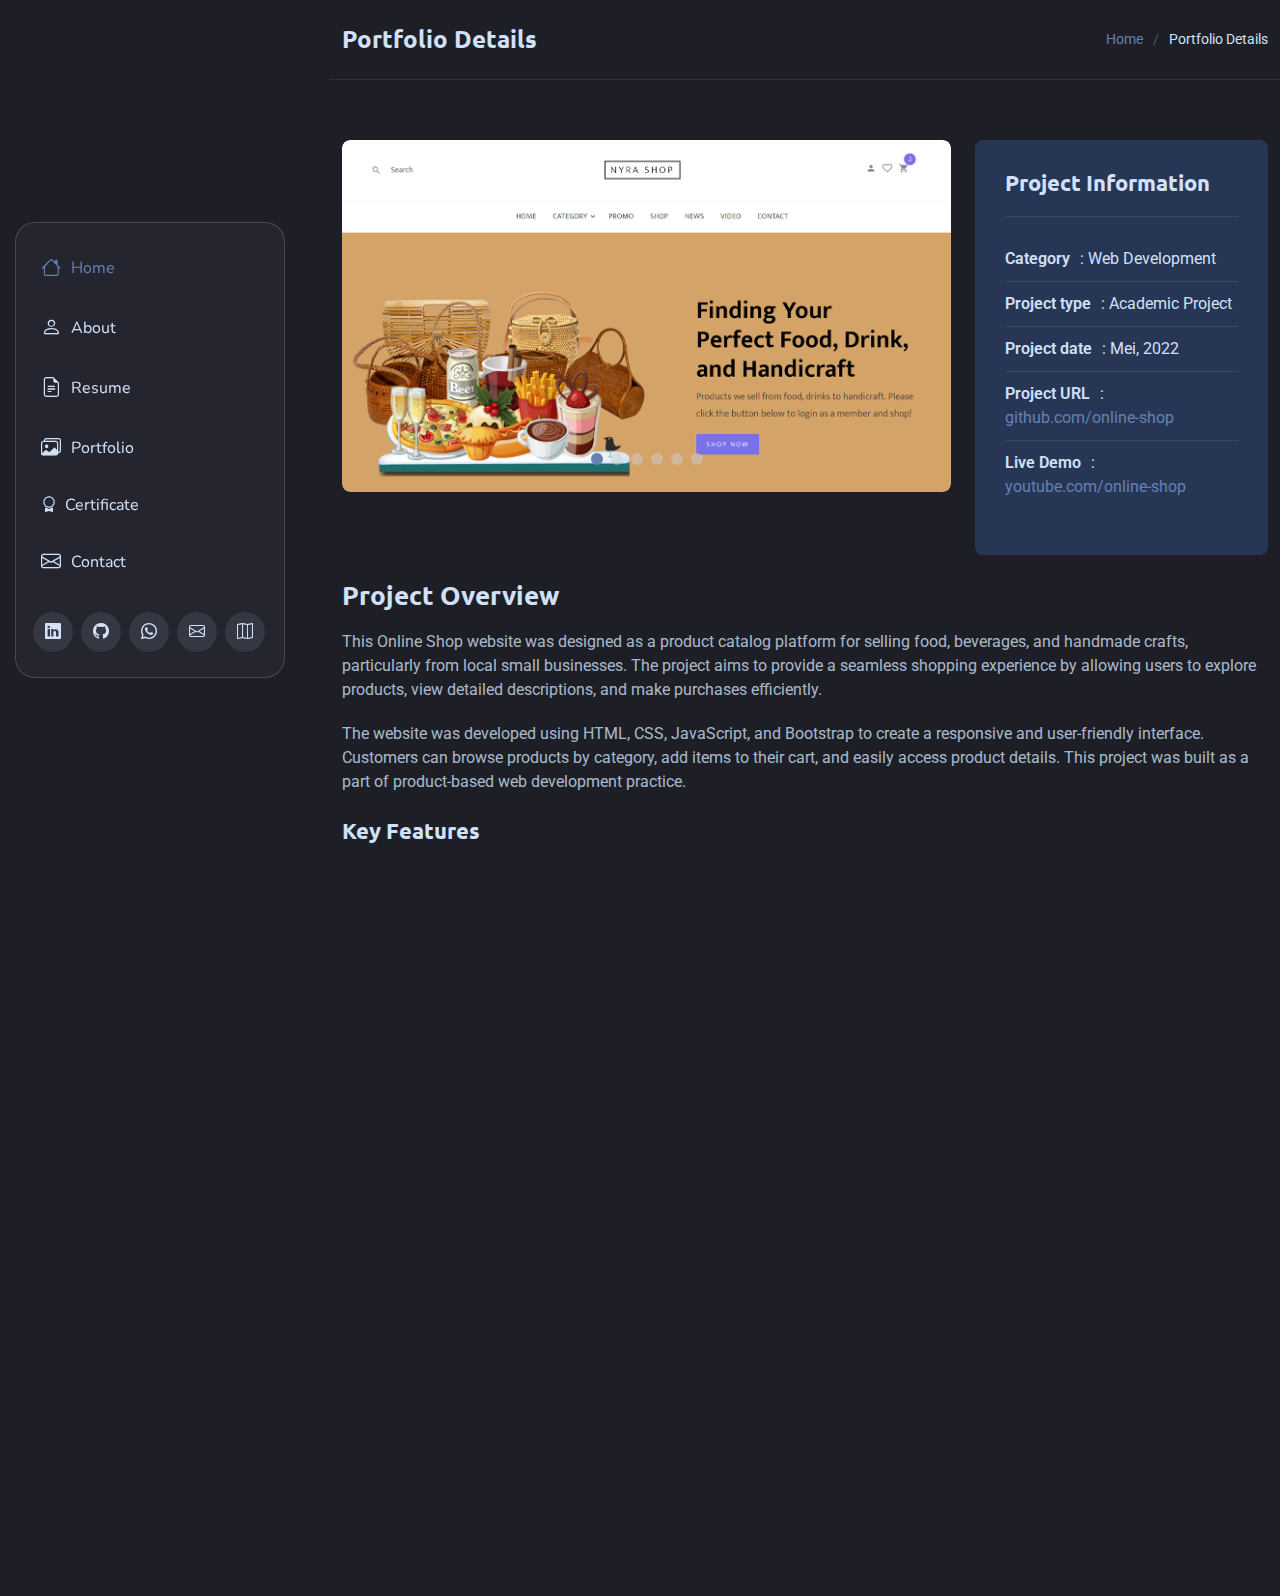
<file: portfolio-details-web2.html>
<!DOCTYPE html>
<html lang="en">

<head>
  <meta charset="utf-8">
  <meta content="width=device-width, initial-scale=1.0" name="viewport">
  <title>Portfolio Details - Website</title>
  <meta name="description" content="">
  <meta name="keywords" content="">

  <!-- Favicons -->
  <link href="assets/img/icon.png" rel="icon">

  <!-- Fonts -->
  <link href="https://fonts.googleapis.com" rel="preconnect">
  <link href="https://fonts.gstatic.com" rel="preconnect" crossorigin>
  <link href="https://fonts.googleapis.com/css2?family=Roboto:ital,wght@0,100;0,300;0,400;0,500;0,700;0,900;1,100;1,300;1,400;1,500;1,700;1,900&family=Ubuntu:ital,wght@0,300;0,400;0,500;0,700;1,300;1,400;1,500;1,700&family=Nunito:ital,wght@0,200;0,300;0,400;0,500;0,600;0,700;0,800;0,900;1,200;1,300;1,400;1,500;1,600;1,700;1,800;1,900&display=swap" rel="stylesheet">

  <!-- Vendor CSS Files -->
  <link href="assets/vendor/bootstrap/css/bootstrap.min.css" rel="stylesheet">
  <link href="assets/vendor/bootstrap-icons/bootstrap-icons.css" rel="stylesheet">
  <link href="assets/vendor/aos/aos.css" rel="stylesheet">
  <link href="assets/vendor/glightbox/css/glightbox.min.css" rel="stylesheet">
  <link href="assets/vendor/swiper/swiper-bundle.min.css" rel="stylesheet">

  <!-- Main CSS File -->
  <link href="assets/css/main.css" rel="stylesheet">
</head>

<body class="portfolio-details-page">

  <header id="header" class="header dark-background d-flex flex-column justify-content-center">
    <i class="header-toggle d-xl-none bi bi-list"></i>

    <div class="header-container d-flex flex-column align-items-start">
      <nav id="navmenu" class="navmenu">
        <ul>
          <li><a href="index.html#home" class="active"><i class="bi bi-house navicon"></i>Home</a></li>
          <li><a href="index.html#about"><i class="bi bi-person navicon"></i> About</a></li>
          <li><a href="index.html#resume"><i class="bi bi-file-earmark-text navicon"></i> Resume</a></li>
          <li><a href="index.html#portfolio"><i class="bi bi-images navicon"></i> Portfolio</a></li>
          <li><a href="index.html#certificate"><i class="bi bi-award me-2"></i> Certificate</a></li>
          <li><a href="index.html#contact"><i class="bi bi-envelope navicon"></i> Contact</a></li>
        </ul>
      </nav>

      <div class="social-links text-center">
        <a href="https://www.linkedin.com/in/tsaniyazhahiran" target="_blank" rel="noopener noreferrer" class="linkedin"><i class="bi bi-linkedin"></i></a>
        <a href="https://github.com/nnyyrraa" target="_blank" rel="noopener noreferrer" class="github"><i class="bi bi-github"></i></a>
        <a href="https://wa.me/628557673391" target="_blank" rel="noopener noreferrer" class="whatsapp"><i class="bi bi-whatsapp"></i></a>
        <a href="mailto:tsaniyazhahiran89@gmail.com" target="_blank" rel="noopener noreferrer" class="email"><i class="bi bi-envelope"></i></a>
        <a href="https://maps.app.goo.gl/7yL2ZGMU4eMcjypRA" target="_blank" rel="noopener noreferrer" class="google-maps"><i class="bi bi-map"></i></a>
      </div>
    </div>
  </header>

  <main class="main">

    <!-- Page Title -->
    <div class="page-title dark-background">
      <div class="container d-lg-flex justify-content-between align-items-center">
        <h1 class="mb-2 mb-lg-0">Portfolio Details</h1>
        <nav class="breadcrumbs">
          <ol>
            <li><a href="index.html">Home</a></li>
            <li class="current">Portfolio Details</li>
          </ol>
        </nav>
      </div>
    </div><!-- End Page Title -->

    <!-- Portfolio Details Section -->
    <section id="portfolio-details" class="portfolio-details section">

      <div class="container" data-aos="fade-up" data-aos-delay="100">

        <div class="row gy-4">

          <div class="col-lg-8">
            <div class="portfolio-details-slider swiper init-swiper">

              <script type="application/json" class="swiper-config">
                {
                  "loop": true,
                  "speed": 600,
                  "autoplay": {
                    "delay": 5000
                  },
                  "slidesPerView": "auto",
                  "pagination": {
                    "el": ".swiper-pagination",
                    "type": "bullets",
                    "clickable": true
                  }
                }
              </script>

              <div class="swiper-wrapper align-items-center">

                <div class="swiper-slide">
                  <img src="assets/img/portfolio/portofolio-web-olshop1.png" alt="Portfolio Image" class="img-fluid" loading="lazy">
                </div>

                <div class="swiper-slide">
                  <img src="assets/img/portfolio/portofolio-web-olshop2.png" alt="Portfolio Image" class="img-fluid" loading="lazy">
                </div>

                <div class="swiper-slide">
                  <img src="assets/img/portfolio/portofolio-web-olshop3.png" alt="Portfolio Image" class="img-fluid" loading="lazy">
                </div>

                <div class="swiper-slide">
                  <img src="assets/img/portfolio/portofolio-web-olshop4.png" alt="Portfolio Image" class="img-fluid" loading="lazy">
                </div>

                <div class="swiper-slide">
                  <img src="assets/img/portfolio/portofolio-web-olshop5.png" alt="Portfolio Image" class="img-fluid" loading="lazy">
                </div>

                <div class="swiper-slide">
                  <img src="assets/img/portfolio/portofolio-web-olshop6.png" alt="Portfolio Image" class="img-fluid" loading="lazy">
                </div>

              </div>
              <div class="swiper-pagination"></div>
            </div>
          </div>

          <div class="col-lg-4">
            <div class="portfolio-info" data-aos="fade-left" data-aos-delay="200">
              <h3>Project Information</h3>
              <ul>
                <li><strong>Category</strong>: Web Development</li>
                <li><strong>Project type</strong>: Academic Project</li>
                <li><strong>Project date</strong>: Mei, 2022</li>
                <li><strong>Project URL</strong>: <a href="https://github.com/nnyyrraa/online-shop.git" target="_blank">github.com/online-shop</a></li>
                <li><strong>Live Demo</strong>: <a href="https://youtu.be/dP3C-jazLwc?si=jo4ySzm2GlF3kBMk" target="_blank">youtube.com/online-shop</a></li>
              </ul>
            </div>
          </div>

          <div class="col-lg-12">
            <div class="portfolio-description" data-aos="fade-up" data-aos-delay="300">
              <h2>Project Overview</h2>
              <p>
                This Online Shop website was designed as a product catalog platform for selling food, beverages, and handmade crafts, particularly from local small businesses. The project aims to provide a seamless shopping experience by allowing users to explore products, view detailed descriptions, and make purchases efficiently.
              </p>
              <p>
                The website was developed using HTML, CSS, JavaScript, and Bootstrap to create a responsive and user-friendly interface. Customers can browse products by category, add items to their cart, and easily access product details. This project was built as a part of product-based web development practice.
              </p>

              <div class="features mt-4">
                <h3>Key Features</h3>
                <div class="row gy-3">
                  <div class="col-md-6">
                    <div class="feature-item" data-aos="fade-up" data-aos-delay="400">
                      <i class="bi bi-check-circle-fill"></i>
                      <h4>Responsive Layout</h4>
                      <p>The interface adapts to various screen sizes, from desktop to mobile devices</p>
                    </div>
                  </div>

                  <div class="col-md-6">
                    <div class="feature-item" data-aos="fade-up" data-aos-delay="500">
                      <i class="bi bi-shield-check"></i>
                      <h4>Product Categories</h4>
                      <p>Users can browse products by type, such as food, beverages, and handmade crafts</p>
                    </div>
                  </div>

                  <div class="col-md-6">
                    <div class="feature-item" data-aos="fade-up" data-aos-delay="600">
                      <i class="bi bi-graph-up"></i>
                      <h4>Product Detail Page</h4>
                      <p>Each item has a dedicated page showing images, descriptions, and pricing</p>
                    </div>
                  </div>

                  <div class="col-md-6">
                    <div class="feature-item" data-aos="fade-up" data-aos-delay="700">
                      <i class="bi bi-gear"></i>
                      <h4>Shopping Cart Feature</h4>
                      <p>Customers can add items to the cart and review their selections</p>
                    </div>
                  </div>

                  <div class="col-md-6">
                    <div class="feature-item" data-aos="fade-up" data-aos-delay="700">
                      <i class="bi bi-gear"></i>
                      <h4>Easy Navigation</h4>
                      <p>The website is structured with user-friendly and intuitive navigation</p>
                    </div>
                  </div>
                </div>
              </div>
            </div>
          </div>

        </div>

      </div>

    </section><!-- /Portfolio Details Section -->

  </main>

  <!-- Scroll Top -->
  <a href="#" id="scroll-top" class="scroll-top d-flex align-items-center justify-content-center"><i class="bi bi-arrow-up-short"></i></a>

  <!-- Preloader -->
  <div id="preloader"></div>

  <!-- Vendor JS Files -->
  <script src="assets/vendor/bootstrap/js/bootstrap.bundle.min.js"></script>
  <script src="assets/vendor/aos/aos.js"></script>
  <script src="assets/vendor/typed.js/typed.umd.js"></script>
  <script src="assets/vendor/purecounter/purecounter_vanilla.js"></script>
  <script src="assets/vendor/waypoints/noframework.waypoints.js"></script>
  <script src="assets/vendor/isotope-layout/isotope.pkgd.min.js"></script>
  <script src="assets/vendor/imagesloaded/imagesloaded.pkgd.min.js"></script>
  <script src="assets/vendor/glightbox/js/glightbox.min.js"></script>
  <script src="assets/vendor/swiper/swiper-bundle.min.js"></script>

  <!-- Main JS File -->
  <script src="assets/js/main.js"></script>
</body>
</html>
</file>
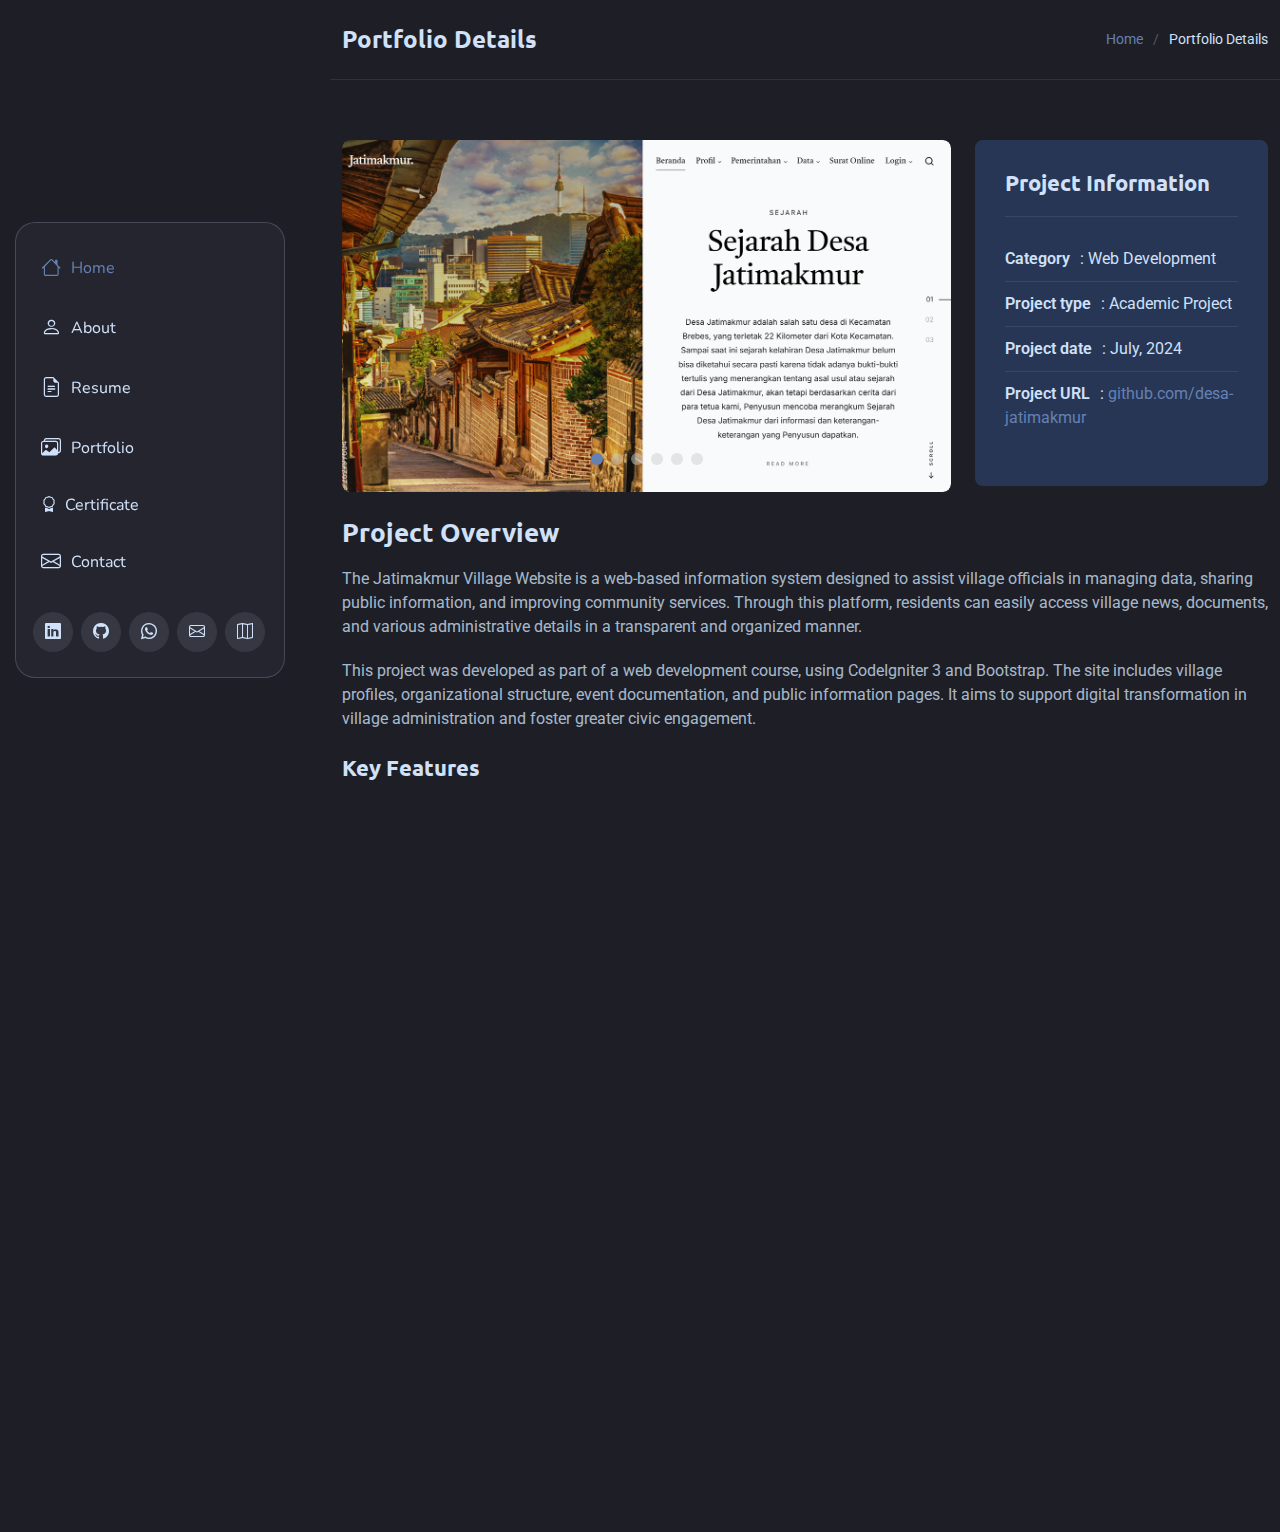
<file: portfolio-details-web3.html>
<!DOCTYPE html>
<html lang="en">

<head>
  <meta charset="utf-8">
  <meta content="width=device-width, initial-scale=1.0" name="viewport">
  <title>Portfolio Details - Website</title>
  <meta name="description" content="">
  <meta name="keywords" content="">

  <!-- Favicons -->
  <link href="assets/img/icon.png" rel="icon">

  <!-- Fonts -->
  <link href="https://fonts.googleapis.com" rel="preconnect">
  <link href="https://fonts.gstatic.com" rel="preconnect" crossorigin>
  <link href="https://fonts.googleapis.com/css2?family=Roboto:ital,wght@0,100;0,300;0,400;0,500;0,700;0,900;1,100;1,300;1,400;1,500;1,700;1,900&family=Ubuntu:ital,wght@0,300;0,400;0,500;0,700;1,300;1,400;1,500;1,700&family=Nunito:ital,wght@0,200;0,300;0,400;0,500;0,600;0,700;0,800;0,900;1,200;1,300;1,400;1,500;1,600;1,700;1,800;1,900&display=swap" rel="stylesheet">

  <!-- Vendor CSS Files -->
  <link href="assets/vendor/bootstrap/css/bootstrap.min.css" rel="stylesheet">
  <link href="assets/vendor/bootstrap-icons/bootstrap-icons.css" rel="stylesheet">
  <link href="assets/vendor/aos/aos.css" rel="stylesheet">
  <link href="assets/vendor/glightbox/css/glightbox.min.css" rel="stylesheet">
  <link href="assets/vendor/swiper/swiper-bundle.min.css" rel="stylesheet">

  <!-- Main CSS File -->
  <link href="assets/css/main.css" rel="stylesheet">
</head>

<body class="portfolio-details-page">

  <header id="header" class="header dark-background d-flex flex-column justify-content-center">
    <i class="header-toggle d-xl-none bi bi-list"></i>

    <div class="header-container d-flex flex-column align-items-start">
      <nav id="navmenu" class="navmenu">
        <ul>
          <li><a href="index.html#home" class="active"><i class="bi bi-house navicon"></i>Home</a></li>
          <li><a href="index.html#about"><i class="bi bi-person navicon"></i> About</a></li>
          <li><a href="index.html#resume"><i class="bi bi-file-earmark-text navicon"></i> Resume</a></li>
          <li><a href="index.html#portfolio"><i class="bi bi-images navicon"></i> Portfolio</a></li>
          <li><a href="index.html#certificate"><i class="bi bi-award me-2"></i> Certificate</a></li>
          <li><a href="index.html#contact"><i class="bi bi-envelope navicon"></i> Contact</a></li>
        </ul>
      </nav>

      <div class="social-links text-center">
        <a href="https://www.linkedin.com/in/tsaniyazhahiran" target="_blank" rel="noopener noreferrer" class="linkedin"><i class="bi bi-linkedin"></i></a>
        <a href="https://github.com/nnyyrraa" target="_blank" rel="noopener noreferrer" class="github"><i class="bi bi-github"></i></a>
        <a href="https://wa.me/628557673391" target="_blank" rel="noopener noreferrer" class="whatsapp"><i class="bi bi-whatsapp"></i></a>
        <a href="mailto:tsaniyazhahiran89@gmail.com" target="_blank" rel="noopener noreferrer" class="email"><i class="bi bi-envelope"></i></a>
        <a href="https://maps.app.goo.gl/7yL2ZGMU4eMcjypRA" target="_blank" rel="noopener noreferrer" class="google-maps"><i class="bi bi-map"></i></a>
      </div>
    </div>
  </header>

  <main class="main">

    <!-- Page Title -->
    <div class="page-title dark-background">
      <div class="container d-lg-flex justify-content-between align-items-center">
        <h1 class="mb-2 mb-lg-0">Portfolio Details</h1>
        <nav class="breadcrumbs">
          <ol>
            <li><a href="index.html">Home</a></li>
            <li class="current">Portfolio Details</li>
          </ol>
        </nav>
      </div>
    </div><!-- End Page Title -->

    <!-- Portfolio Details Section -->
    <section id="portfolio-details" class="portfolio-details section">

      <div class="container" data-aos="fade-up" data-aos-delay="100">

        <div class="row gy-4">

          <div class="col-lg-8">
            <div class="portfolio-details-slider swiper init-swiper">

              <script type="application/json" class="swiper-config">
                {
                  "loop": true,
                  "speed": 600,
                  "autoplay": {
                    "delay": 5000
                  },
                  "slidesPerView": "auto",
                  "pagination": {
                    "el": ".swiper-pagination",
                    "type": "bullets",
                    "clickable": true
                  }
                }
              </script>

              <div class="swiper-wrapper align-items-center">

                <div class="swiper-slide">
                  <img src="assets/img/portfolio/portofolio-web-desa1.png" alt="Portfolio Image" class="img-fluid" loading="lazy">
                </div>

                <div class="swiper-slide">
                  <img src="assets/img/portfolio/portofolio-web-desa2.png" alt="Portfolio Image" class="img-fluid" loading="lazy">
                </div>

                <div class="swiper-slide">
                  <img src="assets/img/portfolio/portofolio-web-desa3.png" alt="Portfolio Image" class="img-fluid" loading="lazy">
                </div>

                <div class="swiper-slide">
                  <img src="assets/img/portfolio/portofolio-web-desa4.png" alt="Portfolio Image" class="img-fluid" loading="lazy">
                </div>

                <div class="swiper-slide">
                  <img src="assets/img/portfolio/portofolio-web-desa5.png" alt="Portfolio Image" class="img-fluid" loading="lazy">
                </div>

                <div class="swiper-slide">
                  <img src="assets/img/portfolio/portofolio-web-desa6.png" alt="Portfolio Image" class="img-fluid" loading="lazy">
                </div>

              </div>
              <div class="swiper-pagination"></div>
            </div>
          </div>

          <div class="col-lg-4">
            <div class="portfolio-info" data-aos="fade-left" data-aos-delay="200">
              <h3>Project Information</h3>
              <ul>
                <li><strong>Category</strong>: Web Development</li>
                <li><strong>Project type</strong>: Academic Project</li>
                <li><strong>Project date</strong>: July, 2024</li>
                <li><strong>Project URL</strong>: <a href="https://github.com/nnyyrraa/tugas-desa-jatimakmur.git" target="_blank">github.com/desa-jatimakmur</a></li>
              </ul>
            </div>
          </div>

          <div class="col-lg-12">
            <div class="portfolio-description" data-aos="fade-up" data-aos-delay="300">
              <h2>Project Overview</h2>
              <p>
                The Jatimakmur Village Website is a web-based information system designed to assist village officials in managing data, sharing public information, and improving community services. Through this platform, residents can easily access village news, documents, and various administrative details in a transparent and organized manner.
              </p>
              <p>
                This project was developed as part of a web development course, using CodeIgniter 3 and Bootstrap. The site includes village profiles, organizational structure, event documentation, and public information pages. It aims to support digital transformation in village administration and foster greater civic engagement.
              </p>

              <div class="features mt-4">
                <h3>Key Features</h3>
                <div class="row gy-3">
                  <div class="col-md-6">
                    <div class="feature-item" data-aos="fade-up" data-aos-delay="400">
                      <i class="bi bi-check-circle-fill"></i>
                      <h4>Village Profile Page</h4>
                      <p>Displays comprehensive information about the village’s history, mission, and organizational structure</p>
                    </div>
                  </div>

                  <div class="col-md-6">
                    <div class="feature-item" data-aos="fade-up" data-aos-delay="500">
                      <i class="bi bi-shield-check"></i>
                      <h4>News & Event Updates</h4>
                      <p>Admin can publish updates, news, and documentation of village activities</p>
                    </div>
                  </div>

                  <div class="col-md-6">
                    <div class="feature-item" data-aos="fade-up" data-aos-delay="600">
                      <i class="bi bi-graph-up"></i>
                      <h4>Photo Gallery</h4>
                      <p>A section to showcase images from various community events</p>
                    </div>
                  </div>

                  <div class="col-md-6">
                    <div class="feature-item" data-aos="fade-up" data-aos-delay="700">
                      <i class="bi bi-gear"></i>
                      <h4>Public Service Information</h4>
                      <p>Provides access to essential administrative services such as letter requests or certificates</p>
                    </div>
                  </div>

                  <div class="col-md-6">
                    <div class="feature-item" data-aos="fade-up" data-aos-delay="700">
                      <i class="bi bi-gear"></i>
                      <h4>Responsive Design</h4>
                      <p>Optimized for access on all device types, including mobile phones</p>
                    </div>
                  </div>
                </div>
              </div>
            </div>
          </div>

        </div>

      </div>

    </section><!-- /Portfolio Details Section -->

  </main>

  <!-- Scroll Top -->
  <a href="#" id="scroll-top" class="scroll-top d-flex align-items-center justify-content-center"><i class="bi bi-arrow-up-short"></i></a>

  <!-- Preloader -->
  <div id="preloader"></div>

  <!-- Vendor JS Files -->
  <script src="assets/vendor/bootstrap/js/bootstrap.bundle.min.js"></script>
  <script src="assets/vendor/aos/aos.js"></script>
  <script src="assets/vendor/typed.js/typed.umd.js"></script>
  <script src="assets/vendor/purecounter/purecounter_vanilla.js"></script>
  <script src="assets/vendor/waypoints/noframework.waypoints.js"></script>
  <script src="assets/vendor/isotope-layout/isotope.pkgd.min.js"></script>
  <script src="assets/vendor/imagesloaded/imagesloaded.pkgd.min.js"></script>
  <script src="assets/vendor/glightbox/js/glightbox.min.js"></script>
  <script src="assets/vendor/swiper/swiper-bundle.min.js"></script>

  <!-- Main JS File -->
  <script src="assets/js/main.js"></script>
</body>
</html>
</file>
<file: assets/css/main.css>
/* Fonts */
:root {
  --default-font: "Roboto",  system-ui, -apple-system, "Segoe UI", Roboto, "Helvetica Neue", Arial, "Noto Sans", "Liberation Sans", sans-serif, "Apple Color Emoji", "Segoe UI Emoji", "Segoe UI Symbol", "Noto Color Emoji";
  --heading-font: "Ubuntu",  sans-serif;
  --nav-font: "Nunito",  sans-serif;
}

/* Global Colors - The following color variables are used throughout the website. Updating them here will change the color scheme of the entire website */
:root { 
  --background-color: #1e1f26; /* Background color for the entire website, including individual sections */
  --default-color: #d0e1f9; /* Default color used for the majority of the text content across the entire website */
  --heading-color: #d0e1f9; /* Color for headings, subheadings and title throughout the website */
  --accent-color: #6481b3; /* Accent color that represents your brand on the website. It's used for buttons, links, and other elements that need to stand out */
  --surface-color: #283655; /* The surface color is used as a background of boxed elements within sections, such as cards, icon boxes, or other elements that require a visual separation from the global background. */
  --contrast-color: #d0e1f9; /* Contrast color for text, ensuring readability against backgrounds of accent, heading, or default colors. */
}

/* Nav Menu Colors - The following color variables are used specifically for the navigation menu. They are separate from the global colors to allow for more customization options */
:root {
  --nav-color: #d0e1f9;  /* The default color of the main navmenu links */
  --nav-hover-color: #6481b3; /* Applied to main navmenu links when they are hovered over or active */
}

/* Color Presets - These classes override global colors when applied to any section or element, providing reuse of the sam color scheme. */

.light-background {
  --background-color: #2c2c2c;
  --surface-color: #323232;
}

.dark-background {
  --background-color: #040b14;
  --default-color: #d0e1f9;
  --heading-color: #d0e1f9;
  --surface-color: #151f2b;
  --contrast-color: #d0e1f9;
}

/* Smooth scroll */
:root {
  scroll-behavior: smooth;
}

/*--------------------------------------------------------------
# General Styling & Shared Classes
--------------------------------------------------------------*/
body {
  color: var(--default-color);
  background-color: var(--background-color);
  font-family: var(--default-font);
}

a {
  color: var(--accent-color);
  text-decoration: none;
  transition: 0.3s;
}

a:hover {
  color: color-mix(in srgb, var(--accent-color), transparent 25%);
  text-decoration: none;
}

h1,
h2,
h3,
h4,
h5,
h6 {
  color: var(--heading-color);
  font-family: var(--heading-font);
}

/*--------------------------------------------------------------
# Global Header
--------------------------------------------------------------*/
.header {
  --background-color: #24252e;
  color: var(--default-color);
  position: fixed;
  top: 0;
  left: 0;
  bottom: 0;
  padding: 0 15px;
  width: 300px;
  transition: all ease-in-out 0.3s;
  overflow-y: auto;
  z-index: 997;
}

.header .header-container {
  border-radius: 20px;
  padding: 15px;
  background-color: var(--background-color);
  border: 1px solid color-mix(in srgb, var(--default-color), transparent 80%);
}

.header .social-links {
  margin: 0 0 10px 0;
}

.header .social-links a {
  font-size: 16px;
  display: inline-flex;
  align-items: center;
  justify-content: center;
  background: color-mix(in srgb, var(--default-color), transparent 90%);
  color: var(--default-color);
  margin: 0 2px;
  border-radius: 50%;
  text-align: center;
  width: 40px;
  height: 40px;
  transition: 0.3s;
}

.header .social-links a:hover {
  color: var(--contrast-color);
  background: var(--accent-color);
  transform: translateY(-3px);
  box-shadow: 0 8px 25px color-mix(in srgb, var(--accent-color), transparent 40%);
}

@media (min-width: 1200px) {

  .header~main,
  .header~#footer {
    margin-left: 330px;
  }
}

@media (max-width: 1199px) {
  .header {
    left: -100%;
  }
}

.header.header-show {
  left: 0;
}

.header .header-toggle {
  color: var(--contrast-color);
  background-color: var(--accent-color);
  font-size: 22px;
  display: flex;
  align-items: center;
  justify-content: center;
  width: 40px;
  height: 40px;
  border-radius: 50%;
  cursor: pointer;
  position: fixed;
  top: 15px;
  right: 15px;
  z-index: 9999;
  transition: background-color 0.3s;
}

.header .header-toggle:hover {
  color: var(--contrast-color);
  background-color: color-mix(in srgb, var(--accent-color) 90%, white 15%);
}

/*--------------------------------------------------------------
# Navigation Menu
--------------------------------------------------------------*/
.mobile-nav-toggle {
  display: none;
}

.navmenu {
  padding: 0;
  z-index: 9997;
  width: 100%;
}

.navmenu ul {
  list-style: none;
  padding: 0 0 20px 0;
  margin: 0;
}

.navmenu a,
.navmenu a:focus {
  color: var(--nav-color);
  padding: 15px 10px;
  font-family: var(--nav-font);
  font-size: 16px;
  font-weight: 400;
  display: flex;
  align-items: center;
  white-space: nowrap;
  transition: 0.3s;
  width: 100%;
}

.navmenu a .navicon,
.navmenu a:focus .navicon {
  font-size: 20px;
  margin-right: 10px;
}

.navmenu a:hover,
.navmenu .active,
.navmenu .active:focus {
  color: var(--nav-hover-color);
}

.navmenu a:hover .navicon,
.navmenu .active .navicon,
.navmenu .active:focus .navicon {
  color: var(--accent-color);
}

/*--------------------------------------------------------------
# Global Footer
--------------------------------------------------------------*/
.footer {
  color: var(--default-color);
  background-color: var(--background-color);
  font-size: 14px;
  padding: 0 0 40px 0;
  position: relative;
}

.footer .copyright {
  padding-top: 40px;
  border-top: 1px solid color-mix(in srgb, var(--default-color), transparent 90%);
}

.footer .copyright p {
  margin-bottom: 0;
}

.footer .credits {
  margin-top: 4px;
  font-size: 13px;
  text-align: center;
}

/*--------------------------------------------------------------
# Preloader
--------------------------------------------------------------*/
#preloader {
  position: fixed;
  inset: 0;
  z-index: 999999;
  overflow: hidden;
  background: var(--background-color);
  transition: all 0.6s ease-out;
}

#preloader:before {
  content: "";
  position: fixed;
  top: calc(50% - 30px);
  left: calc(50% - 30px);
  border: 6px solid #ffffff;
  border-color: var(--accent-color) transparent var(--accent-color) transparent;
  border-radius: 50%;
  width: 60px;
  height: 60px;
  animation: animate-preloader 1.5s linear infinite;
}

@keyframes animate-preloader {
  0% {
    transform: rotate(0deg);
  }

  100% {
    transform: rotate(360deg);
  }
}

/*--------------------------------------------------------------
# Scroll Top Button
--------------------------------------------------------------*/
.scroll-top {
  position: fixed;
  visibility: hidden;
  opacity: 0;
  right: 15px;
  bottom: -15px;
  z-index: 99999;
  background-color: var(--accent-color);
  width: 44px;
  height: 44px;
  border-radius: 50px;
  transition: all 0.4s;
}

.scroll-top i {
  font-size: 24px;
  color: var(--contrast-color);
  line-height: 0;
}

.scroll-top:hover {
  background-color: color-mix(in srgb, var(--accent-color), transparent 20%);
  color: var(--contrast-color);
}

.scroll-top.active {
  visibility: visible;
  opacity: 1;
  bottom: 15px;
}

/*--------------------------------------------------------------
# Disable aos animation delay on mobile devices
--------------------------------------------------------------*/
@media screen and (max-width: 768px) {
  [data-aos-delay] {
    transition-delay: 0 !important;
  }
}

/*--------------------------------------------------------------
# Global Page Titles & Breadcrumbs
--------------------------------------------------------------*/
.page-title {
  color: var(--default-color);
  padding: 25px 0 0 0;
  position: relative;
}

.page-title .container {
  border-bottom: 1px solid color-mix(in srgb, var(--default-color), transparent 90%);
  padding-bottom: 25px;
}

.page-title h1 {
  font-size: 24px;
  font-weight: 700;
}

.page-title .breadcrumbs ol {
  display: flex;
  flex-wrap: wrap;
  list-style: none;
  padding: 0;
  margin: 0;
  font-size: 14px;
  font-weight: 400;
}

.page-title .breadcrumbs ol li+li {
  padding-left: 10px;
}

.page-title .breadcrumbs ol li+li::before {
  content: "/";
  display: inline-block;
  padding-right: 10px;
  color: color-mix(in srgb, var(--default-color), transparent 70%);
}

/*--------------------------------------------------------------
# Global Sections
--------------------------------------------------------------*/
section,
.section {
  color: var(--default-color);
  background-color: var(--background-color);
  padding: 60px 0;
  overflow: clip;
}

/*--------------------------------------------------------------
# Global Section Titles
--------------------------------------------------------------*/
.section-title {
  text-align: center;
  padding-bottom: 60px;
  position: relative;
}

.section-title h2 {
  font-size: 32px;
  font-weight: 700;
  position: relative;
}

.section-title h2:before,
.section-title h2:after {
  content: "";
  width: 50px;
  height: 2px;
  background: var(--accent-color);
  display: inline-block;
}

.section-title h2:before {
  margin: 0 15px 10px 0;
}

.section-title h2:after {
  margin: 0 0 10px 15px;
}

.section-title p {
  margin-bottom: 0;
}

/*--------------------------------------------------------------
# Hero Section
--------------------------------------------------------------*/
.hero {
  min-height: 100vh;
  position: relative;
  overflow: hidden;
  display: flex;
  align-items: center;
}

.hero .background-elements {
  position: absolute;
  top: 0;
  left: 0;
  width: 100%;
  height: 100%;
  z-index: 1;
  overflow: hidden;
}

.hero .background-elements .bg-circle {
  position: absolute;
  border-radius: 50%;
  background: linear-gradient(45deg, color-mix(in srgb, var(--accent-color), transparent 90%), color-mix(in srgb, var(--accent-color), transparent 95%));
  animation: float 6s ease-in-out infinite;
}

.hero .background-elements .bg-circle.circle-1 {
  width: 300px;
  height: 300px;
  top: 10%;
  right: 10%;
  animation-delay: 0s;
}

.hero .background-elements .bg-circle.circle-2 {
  width: 200px;
  height: 200px;
  bottom: 20%;
  left: 5%;
  animation-delay: 2s;
}

.hero .hero-content {
  position: relative;
  width: 100%;
  z-index: 2;
}

.hero .container {
  position: relative;
  z-index: 3;
}

.hero .hero-text h1 {
  font-size: 72px;
  font-weight: 800;
  line-height: 1.1;
  margin-bottom: 15px;
  color: var(--heading-color);
}

.hero .hero-text h1 .accent-text {
  color: var(--accent-color);
  position: relative;
}

.hero .hero-text h1 .accent-text::after {
  content: "";
  position: absolute;
  bottom: -5px;
  left: 0;
  width: 100%;
  height: 3px;
  background: linear-gradient(90deg, var(--accent-color), color-mix(in srgb, var(--accent-color), transparent 50%));
}

.hero .hero-text h2 {
  font-size: 32px;
  font-weight: 600;
  color: var(--heading-color);
  margin-bottom: 10px;
}

.hero .hero-text .lead {
  font-size: 24px;
  margin-bottom: 20px;
  color: var(--default-color);
}

.hero .hero-text .lead span {
  color: var(--accent-color);
  font-weight: 600;
  border-bottom: 2px solid var(--accent-color);
  padding-bottom: 2px;
}

.hero .hero-text .description {
  font-size: 18px;
  line-height: 1.6;
  color: color-mix(in srgb, var(--default-color), transparent 20%);
  margin-bottom: 40px;
  max-width: 500px;
}

.hero .hero-actions {
  display: flex;
  gap: 20px;
  margin-bottom: 40px;
  flex-wrap: wrap;
}

.hero .hero-actions .btn {
  padding: 14px 30px;
  font-size: 16px;
  font-weight: 600;
  border-radius: 50px;
  text-decoration: none;
  transition: all 0.3s ease;
  border: 2px solid;
}

.hero .hero-actions .btn.btn-primary {
  background-color: var(--accent-color);
  color: var(--contrast-color);
  border-color: var(--accent-color);
}

.hero .hero-actions .btn.btn-primary:hover {
  background-color: color-mix(in srgb, var(--accent-color), black 10%);
  transform: translateY(-2px);
  box-shadow: 0 8px 25px color-mix(in srgb, var(--accent-color), transparent 70%);
}

.hero .hero-actions .btn.btn-outline {
  background-color: transparent;
  color: var(--accent-color);
  border-color: var(--accent-color);
}

.hero .hero-actions .btn.btn-outline:hover {
  background-color: var(--accent-color);
  color: var(--contrast-color);
  transform: translateY(-2px);
}

.hero .social-links {
  display: flex;
  gap: 20px;
}

.hero .social-links a {
  width: 50px;
  height: 50px;
  display: flex;
  align-items: center;
  justify-content: center;
  background-color: var(--surface-color);
  color: color-mix(in srgb, var(--default-color), transparent 40%);
  border-radius: 50%;
  font-size: 20px;
  transition: all 0.3s ease;
}

.hero .social-links a:hover {
  color: var(--contrast-color);
  background-color: var(--accent-color);
  transform: translateY(-3px);
  box-shadow: 0 8px 25px color-mix(in srgb, var(--accent-color), transparent 70%);
}

.hero .hero-visual {
  display: flex;
  justify-content: center;
  align-items: center;
  height: 100%;
}

.hero .hero-visual .profile-container {
  position: relative;
  width: 400px;
  height: 400px;
}

.hero .hero-visual .profile-container .profile-background {
  position: absolute;
  top: 20px;
  left: 20px;
  width: 100%;
  height: 100%;
  background: linear-gradient(135deg, var(--accent-color), color-mix(in srgb, var(--accent-color), var(--heading-color) 30%));
  border-radius: 30px;
  z-index: 1;
}

.hero .hero-visual .profile-container .profile-image {
  position: relative;
  width: 100%;
  height: 100%;
  object-fit: cover;
  border-radius: 30px;
  z-index: 2;
  box-shadow: 0 20px 40px color-mix(in srgb, var(--default-color), transparent 85%);
}

.hero .hero-visual .profile-container .floating-elements .floating-icon {
  position: absolute;
  width: 60px;
  height: 60px;
  background-color: var(--surface-color);
  border-radius: 50%;
  display: flex;
  align-items: center;
  justify-content: center;
  font-size: 24px;
  color: var(--accent-color);
  box-shadow: 0 8px 25px color-mix(in srgb, var(--default-color), transparent 85%);
  animation: floatIcon 4s ease-in-out infinite;
}

.hero .hero-visual .profile-container .floating-elements .floating-icon.icon-1 {
  top: -10px;
  right: 50px;
  animation-delay: 0s;
}

.hero .hero-visual .profile-container .floating-elements .floating-icon.icon-2 {
  bottom: 80px;
  right: -20px;
  animation-delay: 1s;
}

.hero .hero-visual .profile-container .floating-elements .floating-icon.icon-3 {
  bottom: -10px;
  left: 50px;
  animation-delay: 2s;
}

.hero .hero-visual .profile-container .floating-elements .floating-icon.icon-4 {
  top: 100px;
  left: -20px;
  animation-delay: 3s;
}

@keyframes float {

  0%,
  100% {
    transform: translateY(0px);
  }

  50% {
    transform: translateY(-20px);
  }
}

@keyframes floatIcon {

  0%,
  100% {
    transform: translateY(0px) rotate(0deg);
  }

  50% {
    transform: translateY(-10px) rotate(5deg);
  }
}

@media (max-width: 992px) {
  .hero .hero-text {
    text-align: center;
    margin-bottom: 50px;
  }

  .hero .hero-text h1 {
    font-size: 56px;
  }

  .hero .hero-text h2 {
    font-size: 28px;
  }

  .hero .hero-text .lead {
    font-size: 20px;
  }

  .hero .hero-visual .profile-container {
    width: 350px;
    height: 350px;
  }
}

@media (max-width: 768px) {
  .hero .hero-text h1 {
    font-size: 42px;
  }

  .hero .hero-text h2 {
    font-size: 24px;
  }

  .hero .hero-text .lead {
    font-size: 18px;
  }

  .hero .hero-text .description {
    font-size: 16px;
  }

  .hero .hero-actions {
    justify-content: center;
  }

  .hero .hero-actions .btn {
    padding: 12px 25px;
    font-size: 14px;
  }

  .hero .hero-visual .profile-container {
    width: 300px;
    height: 300px;
  }

  .hero .hero-visual .profile-container .floating-elements .floating-icon {
    width: 50px;
    height: 50px;
    font-size: 20px;
  }

  .hero .background-elements .bg-circle.circle-1 {
    width: 200px;
    height: 200px;
  }

  .hero .background-elements .bg-circle.circle-2 {
    width: 150px;
    height: 150px;
  }

  .hero .background-elements .bg-circle.circle-3 {
    width: 100px;
    height: 100px;
  }
}

/*--------------------------------------------------------------
# About Section
--------------------------------------------------------------*/
.about .profile-card {
  background: linear-gradient(135deg, var(--surface-color) 0%, color-mix(in srgb, var(--surface-color), var(--accent-color) 5%) 100%);
  border-radius: 2rem;
  padding: 2.5rem;
  text-align: center;
  box-shadow: 0 20px 40px rgba(0, 0, 0, 0.08);
  border: 1px solid color-mix(in srgb, var(--accent-color), transparent 90%);
  position: relative;
  overflow: hidden;
}

.about .profile-card::before {
  content: "";
  position: absolute;
  top: 0;
  left: 0;
  right: 0;
  height: 4px;
  background: linear-gradient(90deg, var(--accent-color), color-mix(in srgb, var(--accent-color), var(--heading-color) 30%));
}

@media (max-width: 991px) {
  .about .profile-card {
    margin-bottom: 3rem;
  }
}

.about .profile-header {
  position: relative;
  margin-bottom: 2rem;
}

.about .profile-header .profile-image {
  width: 160px;
  height: 160px;
  margin: 0 auto 1.5rem;
  border-radius: 50%;
  overflow: hidden;
  border: 4px solid var(--accent-color);
  box-shadow: 0 10px 30px rgba(0, 0, 0, 0.15);
}

.about .profile-header .profile-image img {
  width: 100%;
  height: 100%;
  object-fit: cover;
}

.about .profile-header .profile-badge {
  position: absolute;
  bottom: 20px;
  right: calc(50% - 65px);
  width: 32px;
  height: 32px;
  background-color: var(--accent-color);
  border-radius: 50%;
  display: flex;
  align-items: center;
  justify-content: center;
  border: 3px solid var(--surface-color);
}

.about .profile-header .profile-badge i {
  color: var(--contrast-color);
  font-size: 14px;
}

.about .profile-content h3 {
  font-size: 1.5rem;
  font-weight: 700;
  margin-bottom: 0.5rem;
  color: var(--heading-color);
}

.about .profile-content .profession {
  color: var(--accent-color);
  font-weight: 500;
  margin-bottom: 2rem;
}

.about .contact-links {
  display: flex;
  flex-direction: column;
  gap: 1rem;
}

.about .contact-links .contact-item {
  display: flex;
  align-items: center;
  gap: 0.75rem;
  padding: 0.75rem 1rem;
  background-color: color-mix(in srgb, var(--surface-color), var(--background-color) 50%);
  border-radius: 0.75rem;
  text-decoration: none;
  color: var(--default-color);
  transition: all 0.3s;
  border: 1px solid color-mix(in srgb, var(--default-color), transparent 90%);
}

.about .contact-links .contact-item:hover {
  background-color: var(--accent-color);
  color: var(--contrast-color);
  transform: translateY(-2px);
  box-shadow: 0 5px 20px color-mix(in srgb, var(--accent-color), transparent 70%);
}

.about .contact-links .contact-item i {
  font-size: 1rem;
  width: 18px;
}

.about .about-content {
  padding-left: 3rem;
}

@media (max-width: 991px) {
  .about .about-content {
    padding-left: 0;
  }
}

.about .about-content .section-header {
  margin-bottom: 2rem;
}

.about .about-content .section-header .badge-text {
  display: inline-block;
  background: linear-gradient(135deg, var(--accent-color), color-mix(in srgb, var(--accent-color), var(--heading-color) 20%));
  color: var(--contrast-color);
  padding: 0.5rem 1.5rem;
  border-radius: 2rem;
  font-size: 0.875rem;
  font-weight: 600;
  letter-spacing: 0.5px;
  margin-bottom: 1.5rem;
}

.about .about-content .section-header h2 {
  font-size: 2.25rem;
  font-weight: 700;
  line-height: 1.3;
  margin: 0;
}

@media (max-width: 768px) {
  .about .about-content .section-header h2 {
    font-size: 1.875rem;
  }
}

.about .about-content .description {
  margin-bottom: 2.5rem;
}

.about .about-content .description p {
  font-size: 1.1rem;
  line-height: 1.7;
  color: color-mix(in srgb, var(--default-color), transparent 20%);
  margin-bottom: 1.5rem;
}

.about .about-content .description p:last-child {
  margin-bottom: 0;
}

.about .stats-grid {
  display: grid;
  grid-template-columns: repeat(3, 1fr);
  gap: 2rem;
  margin-bottom: 2.5rem;
  padding: 2rem;
  background-color: var(--surface-color);
  border-radius: 1.5rem;
  box-shadow: 0 10px 30px rgba(0, 0, 0, 0.05);
}

@media (max-width: 768px) {
  .about .stats-grid {
    grid-template-columns: 1fr;
    gap: 1.5rem;
    text-align: center;
  }
}

.about .stats-grid .stat-item {
  text-align: center;
}

.about .stats-grid .stat-item .stat-number {
  font-size: 2rem;
  font-weight: 700;
  color: var(--accent-color);
  display: block;
  margin-bottom: 0.5rem;
}

.about .stats-grid .stat-item .stat-label {
  font-size: 0.875rem;
  color: color-mix(in srgb, var(--default-color), transparent 40%);
  font-weight: 500;
}

.about .details-grid {
  margin-bottom: 2.5rem;
}

.about .details-grid .detail-row {
  display: grid;
  grid-template-columns: 1fr 1fr;
  gap: 2rem;
  margin-bottom: 1.5rem;
}

@media (max-width: 768px) {
  .about .details-grid .detail-row {
    grid-template-columns: 1fr;
    gap: 1rem;
  }
}

.about .details-grid .detail-row:last-child {
  margin-bottom: 0;
}

.about .details-grid .detail-item .detail-label {
  display: block;
  font-size: 0.875rem;
  color: color-mix(in srgb, var(--default-color), transparent 50%);
  margin-bottom: 0.5rem;
  font-weight: 500;
}

.about .details-grid .detail-item .detail-value {
  display: block;
  font-weight: 600;
  color: var(--heading-color);
  font-size: 1rem;
}

.about .cta-section {
  display: flex;
  gap: 1rem;
  flex-wrap: wrap;
}

.about .cta-section .btn {
  padding: 0.875rem 2rem;
  border-radius: 0.75rem;
  font-weight: 600;
  text-decoration: none;
  transition: all 0.3s;
  display: inline-flex;
  align-items: center;
  gap: 0.5rem;
  border: 2px solid transparent;
}

.about .cta-section .btn.btn-primary {
  background-color: var(--accent-color);
  color: var(--contrast-color);
}

.about .cta-section .btn.btn-primary:hover {
  background-color: color-mix(in srgb, var(--accent-color), black 15%);
  transform: translateY(-2px);
  box-shadow: 0 10px 30px color-mix(in srgb, var(--accent-color), transparent 60%);
}

.about .cta-section .btn.btn-outline {
  background-color: transparent;
  color: var(--default-color);
  border-color: color-mix(in srgb, var(--default-color), transparent 70%);
}

.about .cta-section .btn.btn-outline:hover {
  border-color: var(--accent-color);
  transform: translateY(-2px);
}

/*--------------------------------------------------------------
# Skills Section
--------------------------------------------------------------*/
.skills .skills-category {
  background-color: var(--surface-color);
  padding: 30px;
  border-radius: 8px;
  box-shadow: 0 0 20px rgba(0, 0, 0, 0.05);
  height: 100%;
  transition: transform 0.3s;
}

.skills .skills-category:hover {
  transform: translateY(-5px);
}

.skills .skills-category h3 {
  font-size: 24px;
  margin-bottom: 25px;
  position: relative;
  padding-bottom: 15px;
}

.skills .skills-category h3:after {
  content: "";
  position: absolute;
  bottom: 0;
  left: 0;
  width: 50px;
  height: 2px;
  background-color: var(--accent-color);
}

.skills .skill-item {
  margin-bottom: 25px;
}

.skills .skill-item:last-child {
  margin-bottom: 0;
}

.skills .skill-item h4 {
  font-size: 16px;
  margin-bottom: 8px;
}

.skills .skill-item .skill-percentage {
  font-size: 14px;
  color: color-mix(in srgb, var(--heading-color), transparent 30%);
}

.skills .skill-item .progress {
  height: 8px;
  background-color: color-mix(in srgb, var(--accent-color), transparent 90%);
  border-radius: 20px;
  overflow: hidden;
  position: relative;
}

.skills .skill-item .progress .progress-bar {
  background-color: var(--accent-color);
  transition: width 1.5s ease-in-out;
  width: 0;
  height: 100%;
  border-radius: 20px;
}

.skills .skill-item .skill-tooltip {
  font-size: 14px;
  color: color-mix(in srgb, var(--default-color), transparent 30%);
  margin-top: 8px;
  opacity: 0;
  transform: translateY(-5px);
  transition: all 0.3s;
}

.skills .skill-item:hover .skill-tooltip {
  opacity: 1;
  transform: translateY(0);
}

.skills .skill-box {
  background-color: var(--surface-color);
  padding: 25px 20px;
  border-radius: 8px;
  text-align: center;
  transition: all 0.3s;
  height: 100%;
  position: relative;
  overflow: hidden;
  box-shadow: 0 0 15px rgba(0, 0, 0, 0.05);
}

.skills .skill-box:hover {
  transform: translateY(-5px);
}

.skills .skill-box:hover i {
  color: var(--accent-color);
  transform: scale(1.1);
}

.skills .skill-box:hover .skill-tooltip {
  opacity: 1;
  transform: translateY(0);
}

.skills .skill-box i {
  font-size: 36px;
  color: color-mix(in srgb, var(--accent-color), transparent 20%);
  margin-bottom: 15px;
  display: inline-block;
  transition: all 0.3s;
}

.skills .skill-box h4 {
  font-size: 18px;
  margin-bottom: 10px;
}

.skills .skill-box .skill-tooltip {
  font-size: 14px;
  color: color-mix(in srgb, var(--default-color), transparent 30%);
  opacity: 0;
  transform: translateY(5px);
  transition: all 0.3s;
}

@media (max-width: 991.98px) {
  .skills .skills-category {
    margin-bottom: 30px;
  }

  .skills .skills-category:last-child {
    margin-bottom: 0;
  }
}

@media (max-width: 767.98px) {
  .skills .skill-box {
    margin-bottom: 20px;
  }

  .skills .skill-box:last-child {
    margin-bottom: 0;
  }
}

/*--------------------------------------------------------------
# Resume Section
--------------------------------------------------------------*/
.resume .resume-side {
  background-color: var(--surface-color);
  padding: 2rem;
  border-radius: 10px;
  box-shadow: 0 0 20px rgba(0, 0, 0, 0.1);
  height: 100%;
  width: 322px;
}

.resume .resume-side .profile-img {
  text-align: center;
}

.resume .resume-side .profile-img img {
  width: 200px;
  height: 200px;
  object-fit: cover;
  border: 5px solid color-mix(in srgb, var(--accent-color), transparent 85%);
  border-radius: 50%;
}

.resume .resume-side h3 {
  font-size: 1.5rem;
  margin-bottom: 1rem;
  color: var(--heading-color);
  font-weight: 600;
}

.resume .resume-side .contact-info li {
  margin-bottom: 1rem;
  color: var(--default-color);
}

.resume .resume-side .contact-info li i {
  width: 25px;
  color: var(--accent-color);
  margin-right: 0.5rem;
}

.resume .resume-side .skill-item {
  margin-bottom: 1.5rem;
}

.resume .resume-side .skill-item span {
  font-size: 0.9rem;
  color: var(--default-color);
}

.resume .resume-side .skill-item .progress {
  height: 8px;
  background-color: color-mix(in srgb, var(--accent-color), transparent 90%);
  border-radius: 4px;
  margin-top: 0.5rem;
}

.resume .resume-side .skill-item .progress .progress-bar {
  background-color: var(--accent-color);
  width: 0;
  transition: width 1s ease;
}

.resume .resume-section {
  margin-bottom: 3rem;
  margin-left: 40px;
}

.resume .resume-section h3 {
  font-size: 1.75rem;
  margin-bottom: 1.5rem;
  color: var(--heading-color);
  font-weight: 600;
}

.resume .resume-section h3 i {
  color: var(--accent-color);
}

.resume .resume-section .resume-item {
  padding-left: 1.5rem;
  border-left: 2px solid color-mix(in srgb, var(--accent-color), transparent 80%);
  margin-bottom: 2rem;
  position: relative;
}

.resume .resume-section .resume-item:before {
  content: "";
  position: absolute;
  width: 16px;
  height: 16px;
  border-radius: 50%;
  left: -9px;
  top: 0;
  background: var(--accent-color);
}

.resume .resume-section .resume-item h4 {
  font-size: 1.2rem;
  margin-bottom: 0.5rem;
  color: var(--heading-color);
  font-weight: 600;
}

.resume .resume-section .resume-item h5 {
  font-size: 1rem;
  margin-bottom: 0.5rem;
  color: var(--accent-color);
}

.resume .resume-section .resume-item .company {
  font-size: 0.95rem;
  margin-bottom: 1rem;
  color: var(--heading-color);
}

.resume .resume-section .resume-item .company i {
  margin-right: 0.5rem;
}

.resume .resume-section .resume-item ul {
  padding-left: 1.2rem;
}

.resume .resume-section .resume-item ul li {
  margin-bottom: 0.5rem;
  color: var(--default-color);
}

.resume .resume-section .resume-item p {
  color: var(--default-color);
  margin-bottom: 0;
}

@media (max-width: 991.98px) {
  .resume .resume-side {
    margin-bottom: 2rem;
  }
}

/*--------------------------------------------------------------
# Portfolio Section
--------------------------------------------------------------*/
@media (max-width: 991px) {
  .portfolio .filter-sidebar {
    margin-bottom: 30px;
  }
}

.portfolio .filters-wrapper {
  background-color: color-mix(in srgb, var(--surface-color), var(--default-color) 3%);
  padding: 30px;
  border-radius: 10px;
  box-shadow: 0 5px 25px rgba(0, 0, 0, 0.05);
}

@media (max-width: 991px) {
  .portfolio .filters-wrapper {
    padding: 20px;
  }
}

.portfolio .portfolio-filters {
  padding: 0;
  margin: 0;
  list-style: none;
  display: flex;
  flex-direction: column;
  gap: 10px;
}

@media (max-width: 991px) {
  .portfolio .portfolio-filters {
    flex-direction: row;
    flex-wrap: wrap;
    justify-content: center;
  }
}

.portfolio .portfolio-filters li {
  cursor: pointer;
  padding: 12px 20px;
  font-size: 16px;
  font-weight: 500;
  line-height: 1;
  color: var(--default-color);
  transition: all 0.3s ease-in-out;
  border-radius: 6px;
  background: transparent;
  position: relative;
  border-left: 3px solid transparent;
}

@media (max-width: 991px) {
  .portfolio .portfolio-filters li {
    padding: 8px 16px;
    border: 1px solid color-mix(in srgb, var(--accent-color), transparent 80%);
    border-left-width: 3px;
  }
}

.portfolio .portfolio-filters li:hover {
  color: var(--accent-color);
  background-color: color-mix(in srgb, var(--accent-color), transparent 90%);
  border-left-color: color-mix(in srgb, var(--accent-color), transparent 50%);
}

.portfolio .portfolio-filters li.filter-active {
  color: var(--accent-color);
  background-color: color-mix(in srgb, var(--accent-color), transparent 90%);
  border-left-color: var(--accent-color);
  font-weight: 600;
}

.portfolio .portfolio-wrap {
  transition: 0.4s;
  position: relative;
  overflow: hidden;
  border-radius: 12px;
  box-shadow: 0 5px 20px rgba(0, 0, 0, 0.08);
  height: 100%;
}

.portfolio .portfolio-wrap img {
  transition: transform 0.6s cubic-bezier(0.215, 0.61, 0.355, 1);
  width: 100%;
  height: 235px;
  object-fit: cover;
}

.portfolio .portfolio-wrap .portfolio-info {
  position: absolute;
  bottom: 0;
  left: 0;
  right: 0;
  padding: 25px;
  background: linear-gradient(to top, rgba(0, 0, 0, 0.8) 0%, rgba(0, 0, 0, 0.4) 60%, rgba(0, 0, 0, 0) 100%);
  z-index: 3;
  transition: all 0.4s cubic-bezier(0.215, 0.61, 0.355, 1);
  transform: translateY(20px);
  opacity: 0;
}

.portfolio .portfolio-wrap .portfolio-info .content {
  transition: all 0.4s cubic-bezier(0.215, 0.61, 0.355, 1);
  transform: translateY(20px);
}

.portfolio .portfolio-wrap .portfolio-info .category {
  display: inline-block;
  color: var(--accent-color);
  font-size: 14px;
  font-weight: 500;
  text-transform: uppercase;
  letter-spacing: 1px;
  margin-bottom: 8px;
}

.portfolio .portfolio-wrap .portfolio-info h4 {
  font-size: 20px;
  color: var(--contrast-color);
  font-weight: 700;
  margin-bottom: 15px;
}

.portfolio .portfolio-wrap .portfolio-info .portfolio-links {
  display: flex;
  gap: 12px;
}

.portfolio .portfolio-wrap .portfolio-info .portfolio-links a {
  color: var(--contrast-color);
  width: 40px;
  height: 40px;
  display: flex;
  align-items: center;
  justify-content: center;
  background-color: color-mix(in srgb, var(--accent-color), transparent 30%);
  border-radius: 50%;
  font-size: 18px;
  transition: 0.3s;
}

.portfolio .portfolio-wrap .portfolio-info .portfolio-links a:hover {
  background-color: var(--accent-color);
  transform: translateY(-3px);
}

.portfolio .portfolio-wrap:hover {
  transform: translateY(-5px);
}

.portfolio .portfolio-wrap:hover img {
  transform: scale(1.08);
}

.portfolio .portfolio-wrap:hover .portfolio-info {
  transform: translateY(0);
  opacity: 1;
}

.portfolio .portfolio-wrap:hover .portfolio-info .content {
  transform: translateY(0);
}

/*--------------------------------------------------------------
# Certificate Section
--------------------------------------------------------------*/

.certifications .container {
  padding: 20px 5px;
}

.card-wrapper {
  width: 100%;
  max-width: 1100px;
  margin: 0 auto;
  padding: 40px 20px;
  overflow: hidden;
  position: relative;
  align-items: center;
}

.card-list .card-item{
  width: auto;
}

.card-list .card-item .card-link {
    user-select: none;
    display: flex;
    flex-direction: column;
    justify-content: space-between;
    background: var(--surface-color);
    padding: 18px;
    border-radius: 12px;
    text-decoration: none;
    border: 2px solid transparent;
    transition: 0.2s ease;
    height: 420px;
    width: 260px;
    margin: 0 10px;
}

.card-list .card-item .card-link h2 {
  color: var(--default-color);
}

.card-list .card-item .card-link:active {
    cursor: grabbing;
}

.card-list .card-item .card-link:hover {
    border-color: var(--default-color);
}

.card-list .card-link .card-image {
  width: 100%;
  height: 180px;
  object-fit: contain;
  border-radius: 10px;
}

.card-list .card-link .badge {
    color: var(--accent-color);
    padding: 8px 16px;
    font-size: 0.75rem;
    font-weight: 500;
    margin: 16px 0 18px;
    background: var(--default-color);
    width: fit-content;
    border-radius: 50px;
}

.card-list .card-link .card-title {
    font-size: 1.19rem;
    font-weight: 600;
}

.card-list .card-link .card-button {
    height: 35px;
    width: 35px;
    color: var(--default-color);
    border-radius: 50%;
    margin-top: auto;
    background: none;
    cursor: pointer;
    border: 2px solid var(--default-color);
    transform: rotate(45deg);
}

.card-list .card-link:hover .card-button {
    color: var(--accent-color);
    background: var(--default-color);
}

.card-wrapper .swiper-pagination-bullet {
    height: 13px;
    width: 13px;
    opacity: 0.5;
    background: var(--accent-color);
}

.card-wrapper .swiper-pagination-bullet-active {
    opacity: 1;

}

.card-wrapper .swiper-slide-button {
  position: absolute;
  top: 50%;
  transform: translateY(-50%);
  z-index: 10;
  color: #474559;
  font-size: 32px;
  cursor: pointer;
  transition: 0.3s;
  width: 35px;
  height: 35px;
  display: flex;
  align-items: center;
  justify-content: center;
}

.card-wrapper .swiper-slide-button:hover {
  color: var(--default-color);
}

.card-wrapper .swiper-button-prev {
  left: 20px;
}

.card-wrapper .swiper-button-next {
  right: -5px;
}

@media (max-width: 768px) {
    .card-wrapper {
        margin: 0 10px 25px;
    }
    .card-wrapper .swiper-slide-button {
        display: none;
    }
    .card-list .card-item .card-link {
        height: 550px;
    }
}

@media (max-width: 1024px){
  .certifications .container {
    padding: 20px 0;
  }
  .card-wrapper {
    padding: 40px 0;
  }
  .card-list .card-item .card-link {
    margin: 0 -5px;
  }
  .card-wrapper .swiper-button-next {
    right: -5px;
  }
  .card-wrapper .swiper-button-prev {
    left: -5px;
  }
}

/*--------------------------------------------------------------
# Contact Section
--------------------------------------------------------------*/
.contact .info-box {
  background-color: var(--accent-color);
  color: var(--contrast-color);
  padding: 3rem;
  border-radius: 1rem;
  width: 100%;
  max-width: 100%;
  margin: 0 auto;
  padding: 2rem 3rem;
}

.contact .info-box h3 {
  color: var(--contrast-color);
  font-size: 2rem;
  margin-bottom: 1rem;
}

@media (max-width: 767.98px) {
  .contact .info-box h3 {
    font-size: 1.75rem;
  }
}

.contact .info-box p {
  opacity: 0.8;
  margin-bottom: 2rem;
}

.contact .info-box a {
  color: var(--contrast-color);
}

@media (max-width: 992px) {
  .contact .info-box {
    padding: 1.5rem;
  }
}

@media (max-width: 768px) {
  .contact .info-box {
    padding: 2rem;
  }
}

.contact .info-box .row {
  margin-bottom: 50px;
}

@media (max-width: 720px) {
  .contact .info-box .row {
    margin-bottom: 20px;
  }
  .contact .info-box .row .info-item {
    margin-top: 20px;
  }
}

.contact .info-item {
  display: flex;
  gap: 1.5rem;
  margin-bottom: 2rem;
}

.contact .info-item:last-child {
  margin-bottom: 0;
}

.contact .info-item .icon-box {
  width: 3.5rem;
  height: 3.5rem;
  background-color: color-mix(in srgb, var(--contrast-color), transparent 85%);
  border-radius: 50%;
  display: flex;
  align-items: center;
  justify-content: center;
  flex-shrink: 0;
  transition: 0.3s;
}

.contact .info-item .icon-box i {
  font-size: 1.5rem;
  color: var(--contrast-color);
}

.contact .info-item:hover .icon-box {
  background-color: color-mix(in srgb, var(--contrast-color), transparent 70%);
}

.contact .info-item .content h4 {
  color: var(--contrast-color);
  font-size: 1.25rem;
  margin-bottom: 0.5rem;
  font-weight: 700;
}

.contact .info-item .content p {
  margin-bottom: 0.25rem;
  font-size: 0.95rem;
}

.contact .info-item .content p:last-child {
  margin-bottom: 0;
}

@media (max-width: 350px) {
  .contact .info-item .content p {
    font-size: 0.75rem;
  }
}

/*--------------------------------------------------------------
# Portfolio Details Section
--------------------------------------------------------------*/
.portfolio-details .portfolio-details-slider {
  position: relative;
  overflow: hidden;
  border-radius: 8px;
  box-shadow: 0 0 30px rgba(var(--default-color), 0.1);
}

.portfolio-details .portfolio-details-slider .swiper-wrapper {
  height: auto !important;
}

.portfolio-details .portfolio-details-slider img {
  width: 100%;
  height: auto;
  object-fit: contain;
  border-radius: 8px;
}

.portfolio-details .portfolio-details-slider .swiper-pagination {
  position: absolute;
  bottom: 20px;
}

.portfolio-details .portfolio-details-slider .swiper-pagination .swiper-pagination-bullet {
  width: 12px;
  height: 12px;
  background-color: #cecece;
  opacity: 0.5;
  transition: 0.3s;
}

.portfolio-details .portfolio-details-slider .swiper-pagination .swiper-pagination-bullet.swiper-pagination-bullet-active {
  opacity: 1;
  background-color: var(--accent-color);
}

.portfolio-details .portfolio-info {
  padding: 30px;
  background-color: var(--surface-color);
  border-radius: 8px;
  box-shadow: 0 0 30px rgba(var(--default-color), 0.1);
}

.portfolio-details .portfolio-info h3 {
  font-size: 22px;
  font-weight: 700;
  margin-bottom: 20px;
  padding-bottom: 20px;
  border-bottom: 1px solid color-mix(in srgb, var(--default-color), transparent 90%);
}

.portfolio-details .portfolio-info ul {
  padding: 0;
  list-style: none;
}

.portfolio-details .portfolio-info ul li {
  padding: 10px 0;
  border-bottom: 1px solid color-mix(in srgb, var(--default-color), transparent 90%);
}

.portfolio-details .portfolio-info ul li:last-child {
  border-bottom: 0;
}

.portfolio-details .portfolio-info ul li strong {
  font-weight: 600;
  margin-right: 10px;
  color: var(--heading-color);
}

.portfolio-details .portfolio-info ul li a {
  color: var(--accent-color);
  transition: 0.3s;
}

.portfolio-details .portfolio-info ul li a:hover {
  color: color-mix(in srgb, var(--accent-color), transparent 25%);
  text-decoration: underline;
}

.portfolio-details .portfolio-description h2 {
  font-size: 26px;
  font-weight: 700;
  margin-bottom: 20px;
}

.portfolio-details .portfolio-description p {
  padding: 0;
  margin-bottom: 20px;
  color: color-mix(in srgb, var(--default-color), transparent 20%);
}

.portfolio-details .portfolio-description .features h3 {
  font-size: 22px;
  font-weight: 600;
  margin-bottom: 30px;
}

.portfolio-details .portfolio-description .features .feature-item {
  padding: 30px;
  background-color: var(--surface-color);
  border-radius: 8px;
  height: 100%;
  transition: 0.3s;
  box-shadow: 0 0 30px rgba(var(--default-color), 0.1);
}

.portfolio-details .portfolio-description .features .feature-item:hover {
  transform: translateY(-5px);
}

.portfolio-details .portfolio-description .features .feature-item i {
  font-size: 32px;
  color: var(--accent-color);
  margin-bottom: 20px;
  display: inline-block;
}

.portfolio-details .portfolio-description .features .feature-item h4 {
  font-size: 18px;
  font-weight: 600;
  margin-bottom: 15px;
}

.portfolio-details .portfolio-description .features .feature-item p {
  margin: 0;
  font-size: 15px;
}

@media (max-width: 991px) {
  .portfolio-details .portfolio-info {
    margin-top: 20px;
  }
}

@media (max-width: 768px) {
  .portfolio-details .portfolio-description h2 {
    font-size: 24px;
  }
}
</file>
